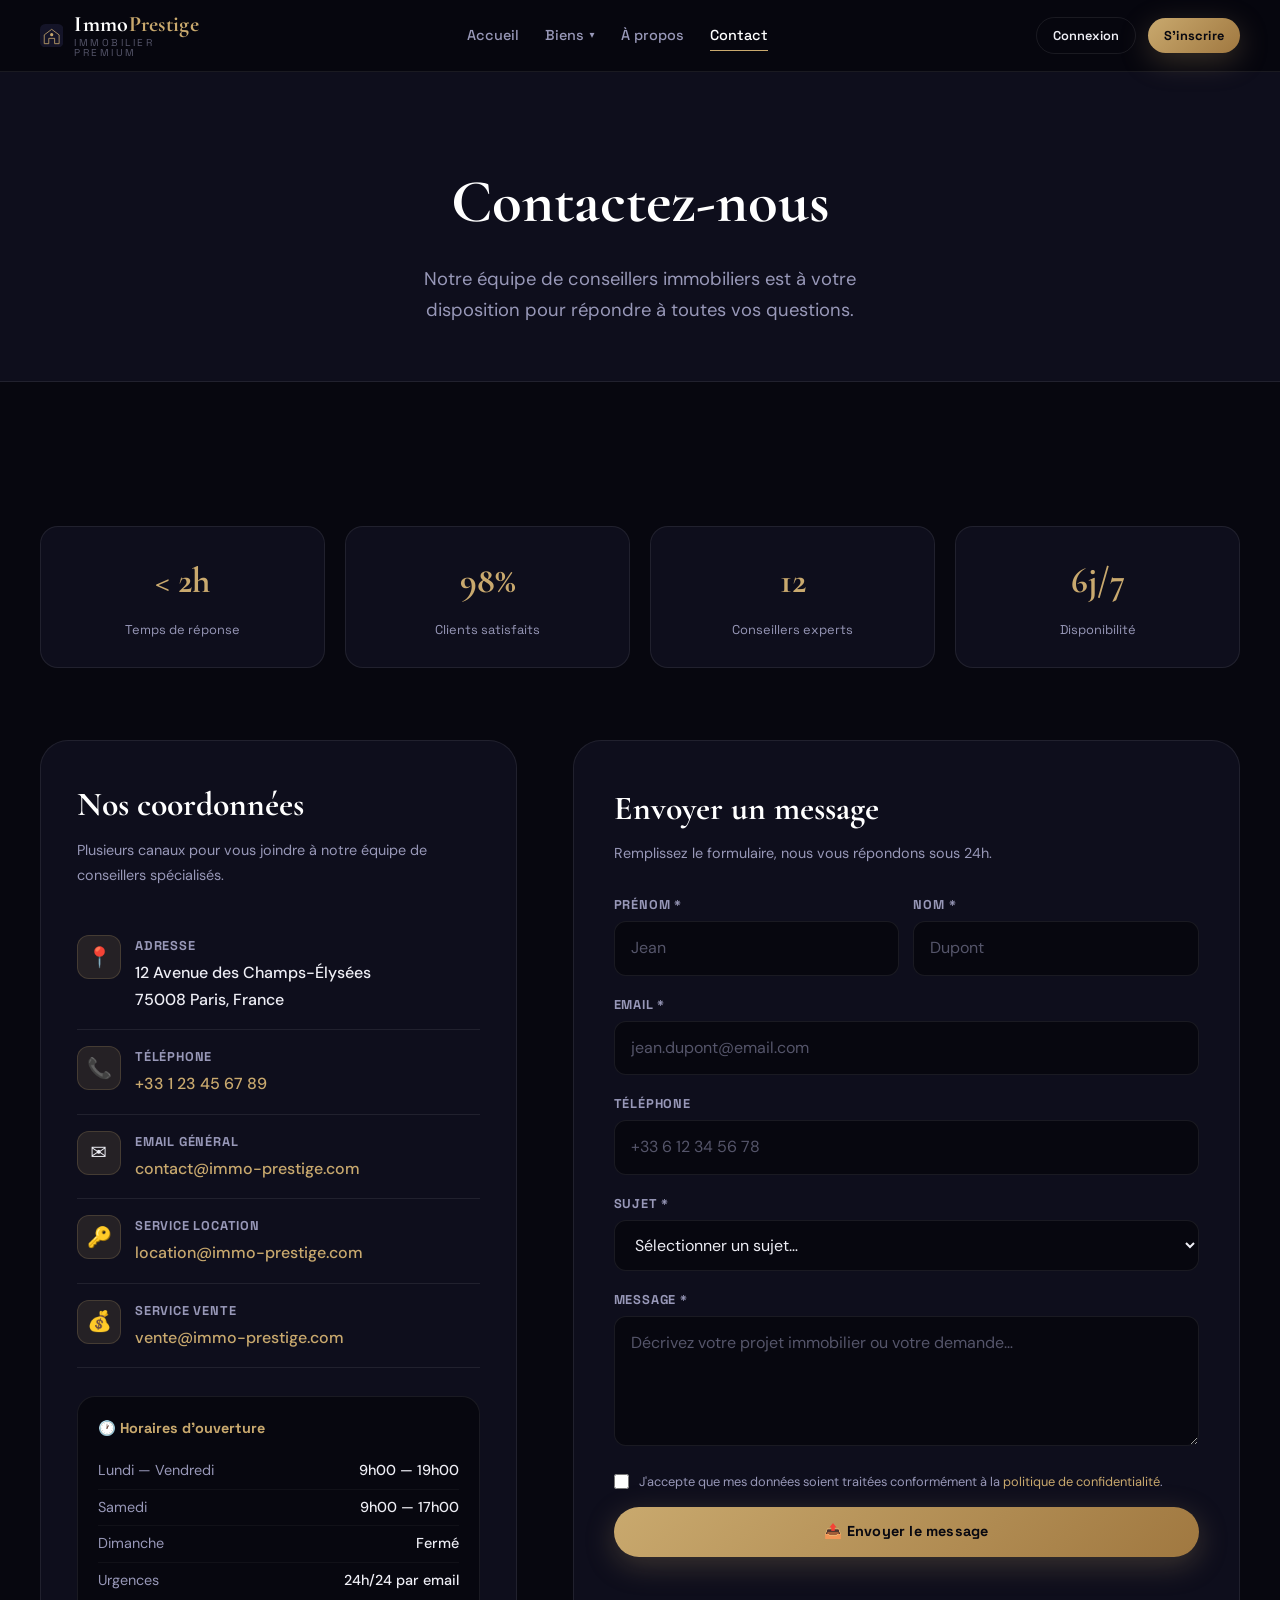
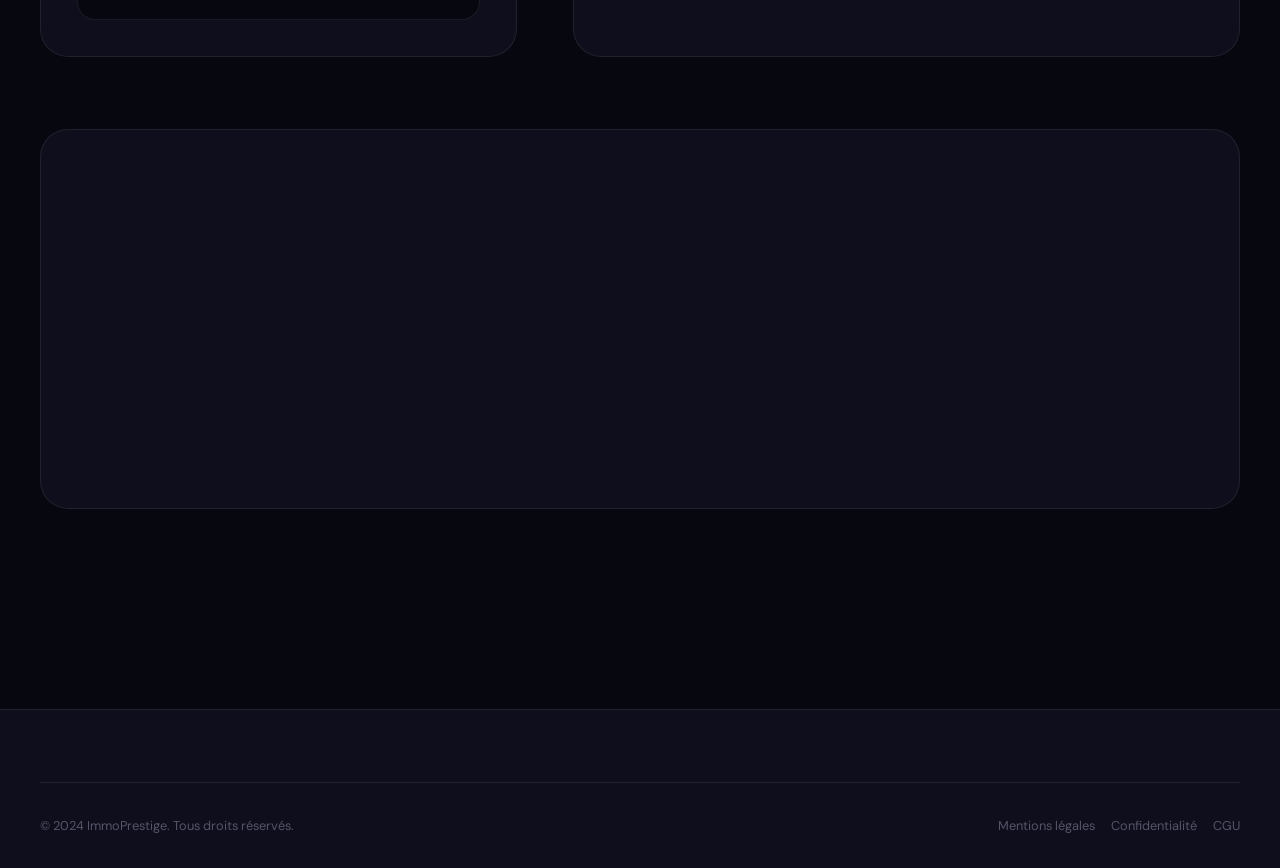
<file: pages/contact.html>
<!DOCTYPE html>
<html lang="fr">
<head>
  <meta charset="UTF-8">
  <meta name="viewport" content="width=device-width, initial-scale=1.0">
  <title>Contact — ImmoPrestige</title>
  <meta name="description" content="Contactez ImmoPrestige — Notre équipe répond sous 24h pour tous vos projets immobiliers.">
  <link rel="stylesheet" href="../assets/css/main.css">
  <style>
    .contact-page { padding: var(--sp-2xl) 0 var(--sp-3xl); }
    .contact-page-hero { background: var(--c-bg-card); border-bottom: 1px solid var(--c-border); padding: clamp(40px,8vw,80px) 0 clamp(32px,6vw,56px); text-align: center; }
    .contact-page-hero h1 { font-family: var(--font-display); font-size: var(--text-4xl); color: var(--c-white); margin-bottom: 12px; }
    .contact-page-hero p { color: var(--c-text-muted); font-size: var(--text-md); max-width: 480px; margin: 0 auto; }

    .contact-layout { display: grid; grid-template-columns: 1fr 1.4fr; gap: clamp(28px,5vw,56px); margin-top: var(--sp-2xl); }

    .contact-info-card {
      background: var(--c-bg-card);
      border: 1px solid var(--c-border);
      border-radius: var(--r-xl);
      padding: clamp(24px,4vw,36px);
    }

    .contact-info-card h2 {
      font-family: var(--font-display);
      font-size: var(--text-2xl);
      color: var(--c-white);
      margin-bottom: 6px;
    }

    .contact-info-card > p { color: var(--c-text-muted); font-size: var(--text-sm); margin-bottom: clamp(20px,4vw,32px); line-height: 1.7; }

    .contact-info-item {
      display: flex;
      align-items: flex-start;
      gap: 14px;
      padding: 16px 0;
      border-bottom: 1px solid var(--c-border);
    }
    .contact-info-item:last-of-type { border-bottom: none; }

    .ci-icon {
      width: 44px; height: 44px;
      background: var(--c-gold-glow);
      border: 1px solid rgba(201,169,110,0.2);
      border-radius: var(--r-md);
      display: flex; align-items: center; justify-content: center;
      font-size: 20px; flex-shrink: 0;
    }

    .ci-label { font-size: var(--text-xs); font-family: var(--font-ui); font-weight: 700; color: var(--c-text-muted); text-transform: uppercase; letter-spacing: 0.8px; margin-bottom: 4px; }
    .ci-value { font-size: var(--text-base); color: var(--c-text); font-weight: 500; }
    .ci-value a { color: var(--c-gold); text-decoration: none; transition: var(--t-fast); }
    .ci-value a:hover { color: var(--c-gold-light); }

    .horaires { margin-top: clamp(20px,4vw,28px); padding: clamp(16px,3vw,20px); background: var(--c-bg); border-radius: var(--r-lg); border: 1px solid var(--c-border); }
    .horaires h4 { font-size: var(--text-sm); font-weight: 700; font-family: var(--font-ui); color: var(--c-gold); margin-bottom: 12px; }
    .horaire-row { display: flex; justify-content: space-between; font-size: var(--text-sm); padding: 6px 0; border-bottom: 1px solid var(--c-border-soft); color: var(--c-text-muted); }
    .horaire-row:last-child { border-bottom: none; }
    .horaire-row span:last-child { color: var(--c-text); font-weight: 500; }

    /* Formulaire */
    .contact-form-card {
      background: var(--c-bg-card);
      border: 1px solid var(--c-border);
      border-radius: var(--r-xl);
      padding: clamp(24px,4vw,40px);
    }

    .contact-form-card h2 { font-family: var(--font-display); font-size: var(--text-2xl); color: var(--c-white); margin-bottom: 6px; }
    .contact-form-card > p { color: var(--c-text-muted); font-size: var(--text-sm); margin-bottom: clamp(20px,4vw,28px); }

    .cf-input {
      width: 100%;
      padding: 13px 16px;
      background: var(--c-bg);
      border: 1px solid var(--c-border);
      border-radius: var(--r-md);
      color: var(--c-text);
      font-size: var(--text-base);
      font-family: var(--font-body);
      outline: none;
      transition: var(--t-base);
      margin-bottom: 14px;
    }

    .cf-input:focus { border-color: var(--c-gold); background: var(--c-bg-elevated); box-shadow: 0 0 0 3px rgba(201,169,110,0.1); }
    .cf-input::placeholder { color: var(--c-text-faint); }
    .cf-input option { background: var(--c-bg-elevated); }
    textarea.cf-input { resize: vertical; min-height: 130px; }

    .cf-row { display: grid; grid-template-columns: 1fr 1fr; gap: 14px; }

    .cf-label { display: block; font-size: var(--text-xs); font-weight: 700; font-family: var(--font-ui); color: var(--c-text-muted); text-transform: uppercase; letter-spacing: 0.8px; margin-bottom: 6px; }

    .cf-group { margin-bottom: 4px; }

    /* Map placeholder */
    .map-placeholder {
      margin-top: var(--sp-2xl);
      background: var(--c-bg-card);
      border: 1px solid var(--c-border);
      border-radius: var(--r-xl);
      height: clamp(240px, 35vw, 380px);
      display: flex;
      align-items: center;
      justify-content: center;
      flex-direction: column;
      gap: 12px;
      font-size: var(--text-md);
      color: var(--c-text-muted);
      overflow: hidden;
      position: relative;
    }

    .map-placeholder iframe {
      position: absolute;
      inset: 0;
      width: 100%;
      height: 100%;
      border: none;
      border-radius: var(--r-xl);
      filter: invert(90%) hue-rotate(180deg);
    }

    /* Stats contact */
    .contact-stats {
      display: grid;
      grid-template-columns: repeat(4, 1fr);
      gap: clamp(12px, 2vw, 20px);
      margin: var(--sp-2xl) 0;
    }

    .contact-stat-card {
      background: var(--c-bg-card);
      border: 1px solid var(--c-border);
      border-radius: var(--r-lg);
      padding: clamp(16px, 3vw, 24px);
      text-align: center;
    }

    .contact-stat-num { font-family: var(--font-display); font-size: clamp(24px,5vw,36px); font-weight: 700; color: var(--c-gold); display: block; margin-bottom: 6px; }
    .contact-stat-label { font-size: var(--text-xs); color: var(--c-text-muted); font-family: var(--font-ui); }

    @media (max-width: 900px) { .contact-layout { grid-template-columns: 1fr; } }
    @media (max-width: 600px) { .cf-row { grid-template-columns: 1fr; } .contact-stats { grid-template-columns: repeat(2, 1fr); } }
    @media (max-width: 400px) { .contact-stats { grid-template-columns: 1fr 1fr; } }
  </style>
</head>
<body>

<div id="page-loader"><div class="loader-logo">ImmoPrestige</div><div class="loader-ring"></div></div>

<nav class="mobile-nav" id="mobileNav">
  <a href="../index.html" class="mobile-nav-link">Accueil</a>
  <a href="biens.html"    class="mobile-nav-link">Biens</a>
  <a href="location.html" class="mobile-nav-link">Locations</a>
  <a href="vente.html"    class="mobile-nav-link">Ventes</a>
  <a href="a-propos.html" class="mobile-nav-link">À propos</a>
  <a href="contact.html"  class="mobile-nav-link active">Contact</a>
  <div class="mobile-nav-divider"></div>
  <div class="mobile-nav-actions">
    <a href="login.html"    class="btn-secondary">Connexion</a>
    <a href="register.html" class="btn-primary">S'inscrire</a>
  </div>
</nav>

<header class="site-header" id="siteHeader">
  <div class="header-inner">
    <a href="../index.html" class="logo">
      <svg class="logo-svg" viewBox="0 0 44 44" fill="none">
        <rect width="44" height="44" rx="10" fill="url(#lgc)"/>
        <path d="M22 10L8 20.5V37H16.5V27H27.5V37H36V20.5L22 10Z" stroke="#C9A96E" stroke-width="1.5" stroke-linejoin="round"/>
        <circle cx="22" cy="20" r="3" fill="#C9A96E"/>
        <defs><linearGradient id="lgc" x1="0" y1="0" x2="44" y2="44"><stop stop-color="#141428"/><stop offset="1" stop-color="#0f0f1e"/></linearGradient></defs>
      </svg>
      <div class="logo-text-wrap">
        <span class="logo-name">Immo<span>Prestige</span></span>
        <span class="logo-tagline">Immobilier Premium</span>
      </div>
    </a>
    <nav class="nav-links">
      <a href="../index.html" class="nav-link">Accueil</a>
      <div class="nav-dropdown">
        <div class="nav-dropdown-trigger nav-link">Biens <span class="chevron">▾</span></div>
        <div class="nav-dropdown-menu">
          <a href="biens.html"    class="nav-dropdown-item"><span class="item-icon">🏠</span> Tous les biens</a>
          <a href="location.html" class="nav-dropdown-item"><span class="item-icon">🔑</span> À louer</a>
          <a href="vente.html"    class="nav-dropdown-item"><span class="item-icon">💰</span> À vendre</a>
          <a href="properties.html?type=colocation" class="nav-dropdown-item"><span class="item-icon">👥</span> Colocations</a>
        </div>
      </div>
      <a href="a-propos.html" class="nav-link">À propos</a>
      <a href="contact.html"  class="nav-link active">Contact</a>
    </nav>
    <div class="header-actions">
      <a href="login.html"    class="btn-secondary btn-sm">Connexion</a>
      <a href="register.html" class="btn-primary btn-sm">S'inscrire</a>
    </div>
    <button class="hamburger" id="hamburger"><span class="ham-line"></span><span class="ham-line"></span><span class="ham-line"></span></button>
  </div>
</header>

<div class="contact-page-hero">
  <div class="container">
    <h1>Contactez-nous</h1>
    <p>Notre équipe de conseillers immobiliers est à votre disposition pour répondre à toutes vos questions.</p>
  </div>
</div>

<main class="contact-page">
  <div class="container">

    <!-- Stats -->
    <div class="contact-stats anim-on-scroll">
      <div class="contact-stat-card"><span class="contact-stat-num">&lt; 2h</span><span class="contact-stat-label">Temps de réponse</span></div>
      <div class="contact-stat-card"><span class="contact-stat-num">98%</span><span class="contact-stat-label">Clients satisfaits</span></div>
      <div class="contact-stat-card"><span class="contact-stat-num">12</span><span class="contact-stat-label">Conseillers experts</span></div>
      <div class="contact-stat-card"><span class="contact-stat-num">6j/7</span><span class="contact-stat-label">Disponibilité</span></div>
    </div>

    <!-- Layout contact -->
    <div class="contact-layout">

      <!-- Infos -->
      <div class="contact-info-card anim-on-scroll">
        <h2>Nos coordonnées</h2>
        <p>Plusieurs canaux pour vous joindre à notre équipe de conseillers spécialisés.</p>

        <div class="contact-info-item">
          <div class="ci-icon">📍</div>
          <div>
            <div class="ci-label">Adresse</div>
            <div class="ci-value">12 Avenue des Champs-Élysées<br>75008 Paris, France</div>
          </div>
        </div>

        <div class="contact-info-item">
          <div class="ci-icon">📞</div>
          <div>
            <div class="ci-label">Téléphone</div>
            <div class="ci-value"><a href="tel:+33123456789">+33 1 23 45 67 89</a></div>
          </div>
        </div>

        <div class="contact-info-item">
          <div class="ci-icon">✉️</div>
          <div>
            <div class="ci-label">Email général</div>
            <div class="ci-value"><a href="mailto:contact@immo-prestige.com">contact@immo-prestige.com</a></div>
          </div>
        </div>

        <div class="contact-info-item">
          <div class="ci-icon">🔑</div>
          <div>
            <div class="ci-label">Service location</div>
            <div class="ci-value"><a href="mailto:location@immo-prestige.com">location@immo-prestige.com</a></div>
          </div>
        </div>

        <div class="contact-info-item">
          <div class="ci-icon">💰</div>
          <div>
            <div class="ci-label">Service vente</div>
            <div class="ci-value"><a href="mailto:vente@immo-prestige.com">vente@immo-prestige.com</a></div>
          </div>
        </div>

        <div class="horaires">
          <h4>🕐 Horaires d'ouverture</h4>
          <div class="horaire-row"><span>Lundi — Vendredi</span><span>9h00 — 19h00</span></div>
          <div class="horaire-row"><span>Samedi</span><span>9h00 — 17h00</span></div>
          <div class="horaire-row"><span>Dimanche</span><span>Fermé</span></div>
          <div class="horaire-row"><span>Urgences</span><span>24h/24 par email</span></div>
        </div>
      </div>

      <!-- Formulaire -->
      <div class="contact-form-card anim-on-scroll">
        <h2>Envoyer un message</h2>
        <p>Remplissez le formulaire, nous vous répondons sous 24h.</p>

        <form id="contactForm" novalidate>
          <div class="cf-row">
            <div class="cf-group">
              <label class="cf-label" for="cf-prenom">Prénom *</label>
              <input class="cf-input" type="text" id="cf-prenom" placeholder="Jean" required>
            </div>
            <div class="cf-group">
              <label class="cf-label" for="cf-nom">Nom *</label>
              <input class="cf-input" type="text" id="cf-nom" placeholder="Dupont" required>
            </div>
          </div>

          <div class="cf-group">
            <label class="cf-label" for="cf-email">Email *</label>
            <input class="cf-input" type="email" id="cf-email" placeholder="jean.dupont@email.com" required>
          </div>

          <div class="cf-group">
            <label class="cf-label" for="cf-phone">Téléphone</label>
            <input class="cf-input" type="tel" id="cf-phone" placeholder="+33 6 12 34 56 78">
          </div>

          <div class="cf-group">
            <label class="cf-label" for="cf-sujet">Sujet *</label>
            <select class="cf-input" id="cf-sujet" required>
              <option value="">Sélectionner un sujet…</option>
              <option>Renseignement location</option>
              <option>Renseignement achat</option>
              <option>Mettre un bien en location</option>
              <option>Mettre un bien en vente</option>
              <option>Suivi de dossier</option>
              <option>Problème technique</option>
              <option>Autre</option>
            </select>
          </div>

          <div class="cf-group">
            <label class="cf-label" for="cf-message">Message *</label>
            <textarea class="cf-input" id="cf-message" placeholder="Décrivez votre projet immobilier ou votre demande…" required></textarea>
          </div>

          <div style="margin-bottom: 16px;">
            <label style="display:flex; align-items:flex-start; gap:10px; cursor:pointer; font-size:var(--text-xs); color:var(--c-text-muted); line-height:1.5;">
              <input type="checkbox" id="cf-rgpd" style="accent-color:var(--c-gold); width:15px; height:15px; flex-shrink:0; margin-top:2px;" required>
              <span>J'accepte que mes données soient traitées conformément à la <a href="confidentialite.html" style="color:var(--c-gold);">politique de confidentialité</a>.</span>
            </label>
          </div>

          <div class="alert-message" id="formAlert" style="display:none;"></div>

          <button type="submit" class="btn-primary btn-full" id="cfSubmit">
            <span class="btn-text">📤 Envoyer le message</span>
            <span class="btn-loader" style="display:none;">⏳</span>
          </button>
        </form>
      </div>
    </div>

    <!-- Carte Google Maps -->
    <div class="map-placeholder anim-on-scroll">
      <iframe
        src="https://www.openstreetmap.org/export/embed.html?bbox=2.2945%2C48.8698%2C2.3145%2C48.8798&layer=mapnik&marker=48.8748%2C2.3045"
        loading="lazy" title="Localisation ImmoPrestige">
      </iframe>
    </div>

  </div>
</main>

<footer class="site-footer">
  <div class="container">
    <div class="footer-bottom">
      <p>© 2024 ImmoPrestige. Tous droits réservés.</p>
      <div style="display:flex; gap:16px; flex-wrap:wrap;">
        <a href="mentions-legales.html">Mentions légales</a>
        <a href="confidentialite.html">Confidentialité</a>
        <a href="cgu.html">CGU</a>
      </div>
    </div>
  </div>
</footer>

<script src="../assets/js/loader.js"></script>
<script>
  document.getElementById('contactForm').addEventListener('submit', async e => {
    e.preventDefault();
    const prenom  = document.getElementById('cf-prenom').value.trim();
    const nom     = document.getElementById('cf-nom').value.trim();
    const email   = document.getElementById('cf-email').value.trim();
    const sujet   = document.getElementById('cf-sujet').value;
    const message = document.getElementById('cf-message').value.trim();
    const rgpd    = document.getElementById('cf-rgpd').checked;
    const alert   = document.getElementById('formAlert');

    if (!prenom || !nom || !email || !sujet || !message || !rgpd) {
      alert.textContent = '⚠️ Veuillez remplir tous les champs obligatoires.';
      alert.className = 'alert-message alert-error';
      alert.style.display = 'block';
      return;
    }

    const btn = document.getElementById('cfSubmit');
    btn.disabled = true;
    document.querySelector('.btn-text').style.display = 'none';
    document.querySelector('.btn-loader').style.display = 'inline';

    // Simulation envoi (remplacer par appel API réel)
    await new Promise(r => setTimeout(r, 1200));

    alert.textContent = '✅ Message envoyé ! Nous vous répondrons sous 24h.';
    alert.className = 'alert-message alert-success';
    alert.style.display = 'block';
    document.getElementById('contactForm').reset();

    btn.disabled = false;
    document.querySelector('.btn-text').style.display = 'inline';
    document.querySelector('.btn-loader').style.display = 'none';
  });
</script>
</body>
</html>
</file>
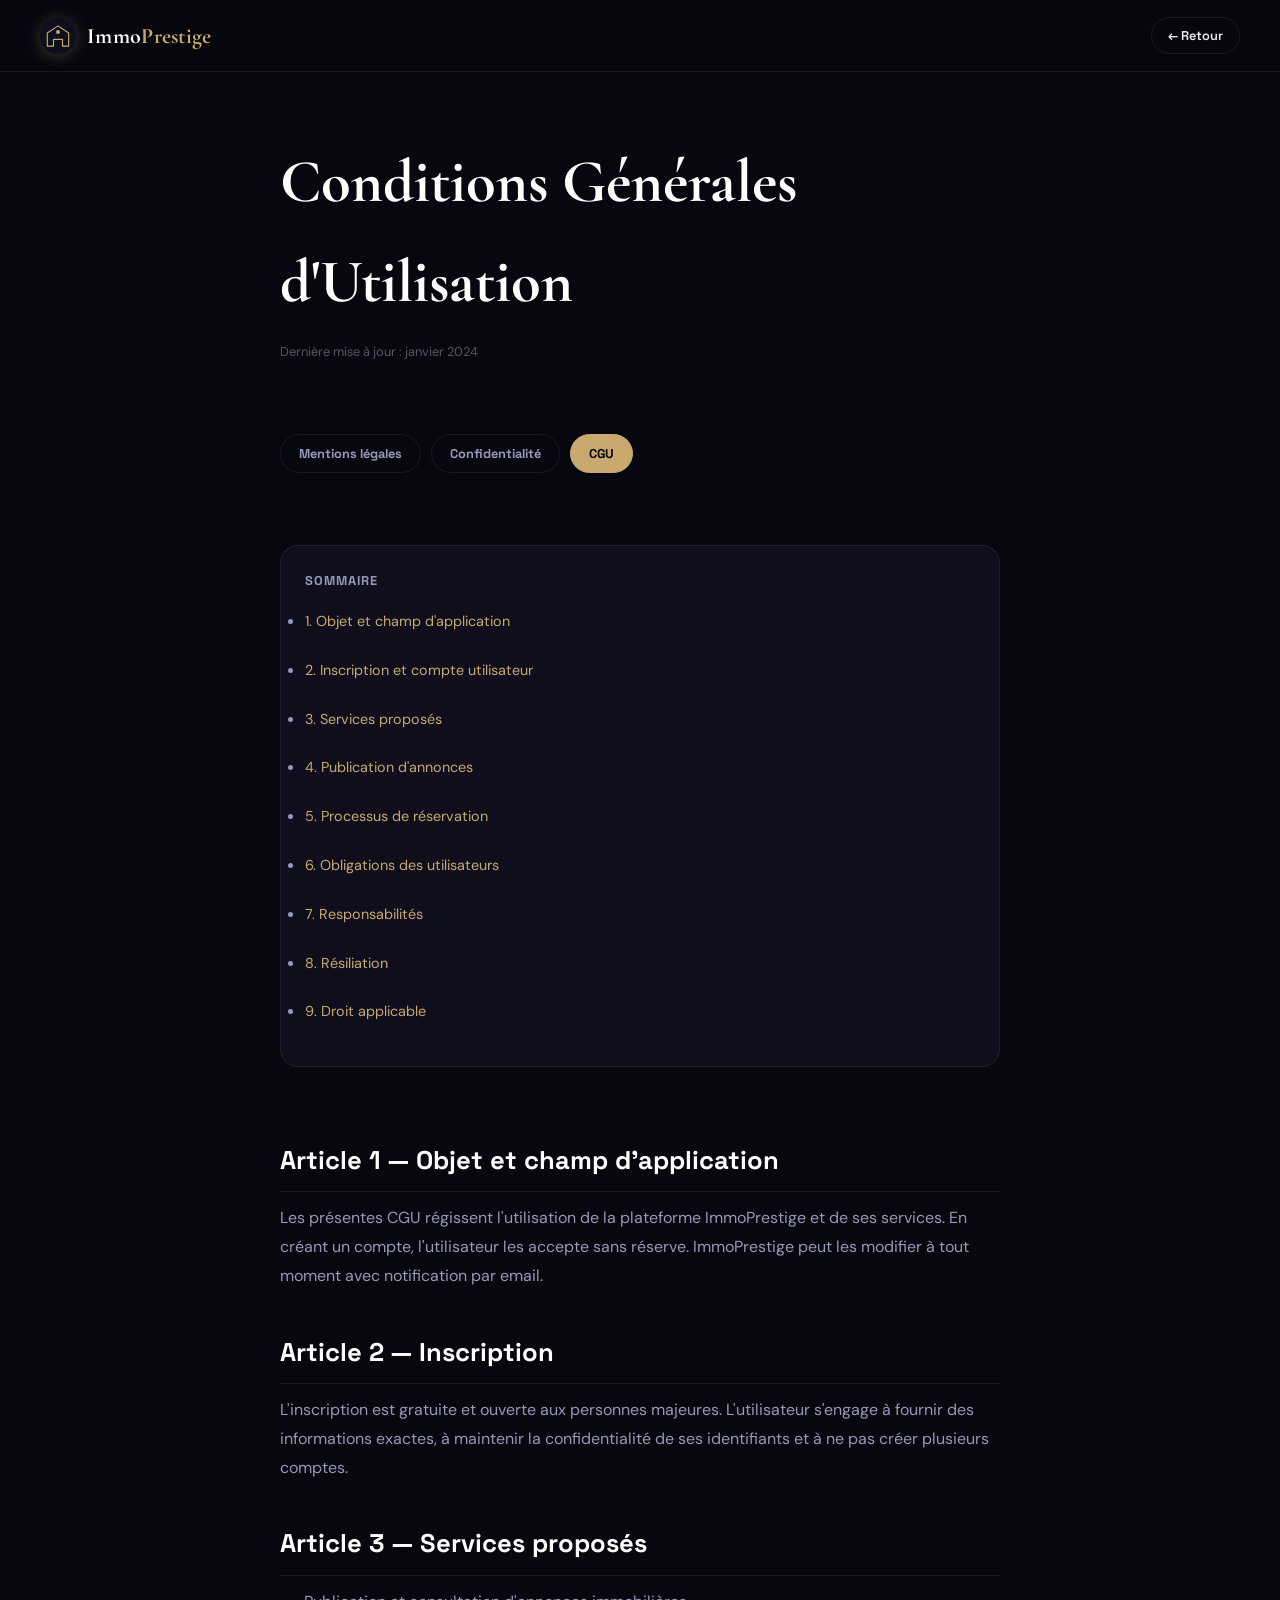
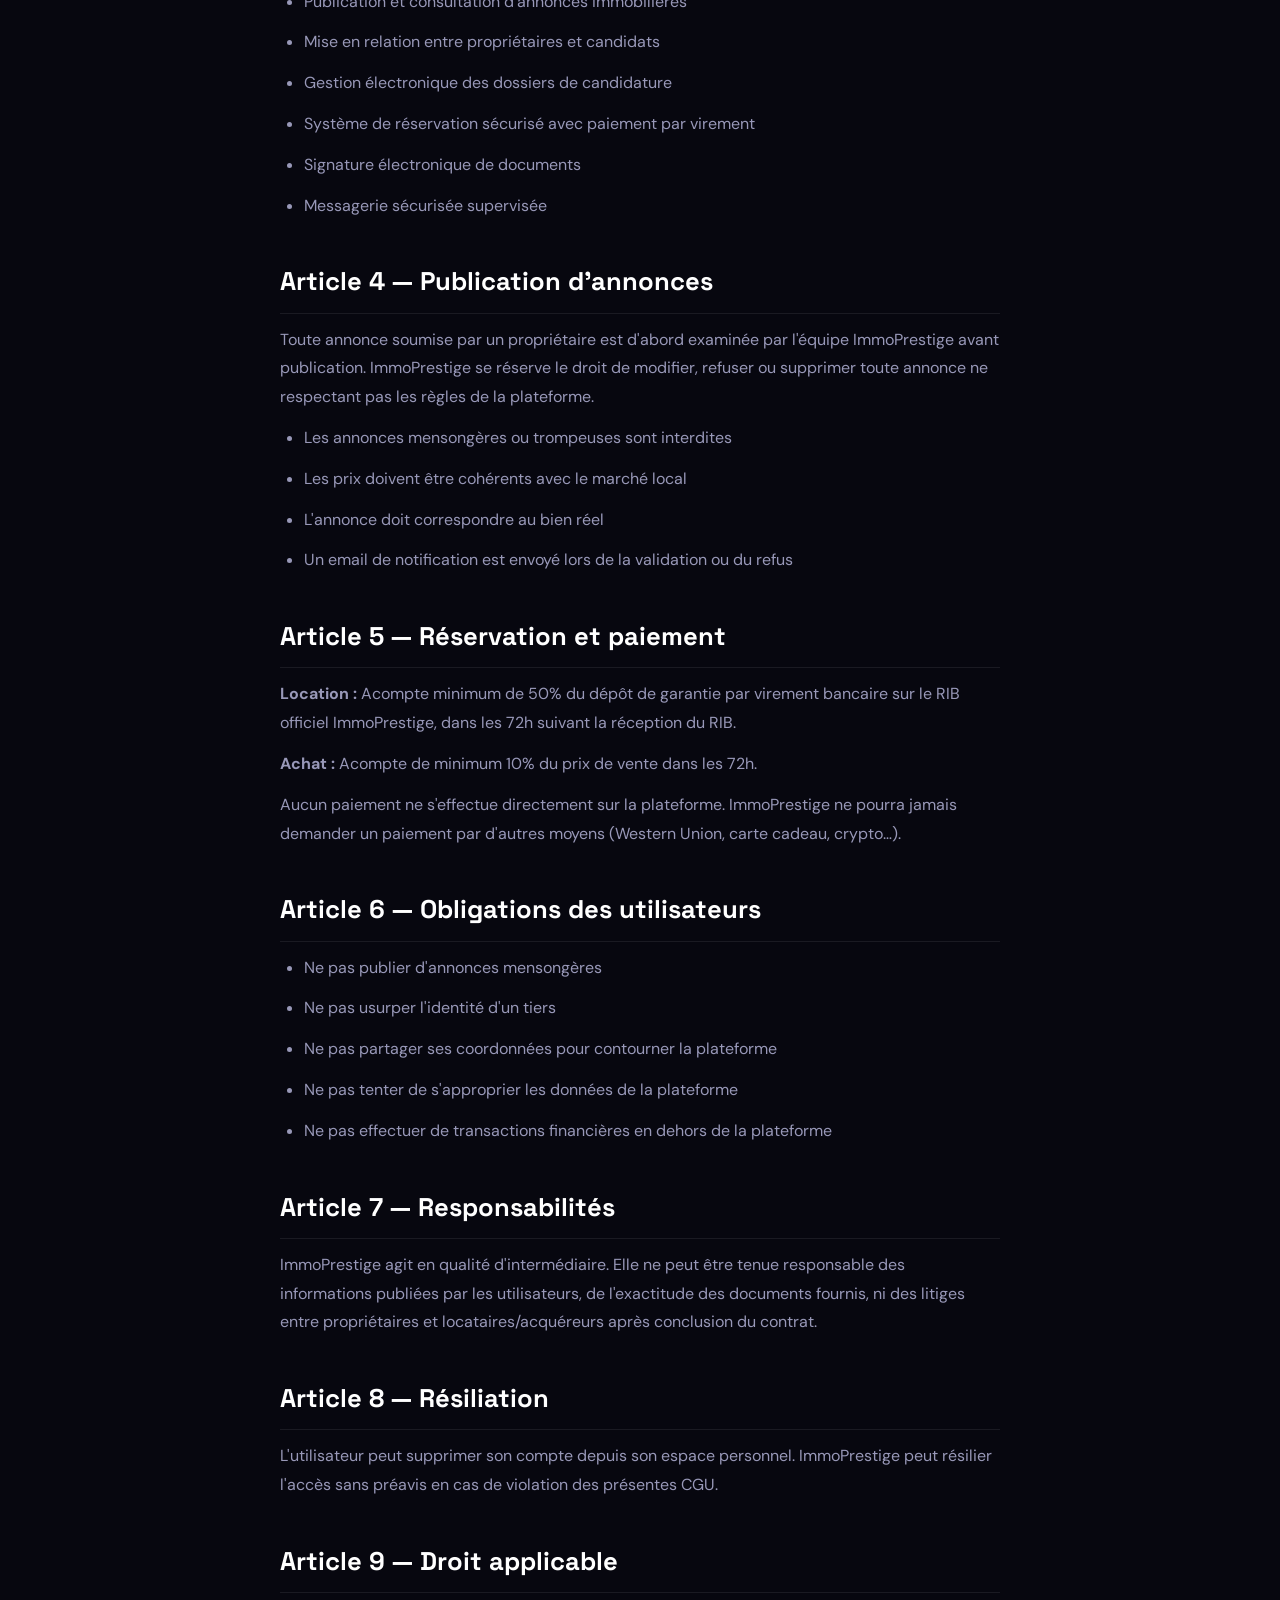
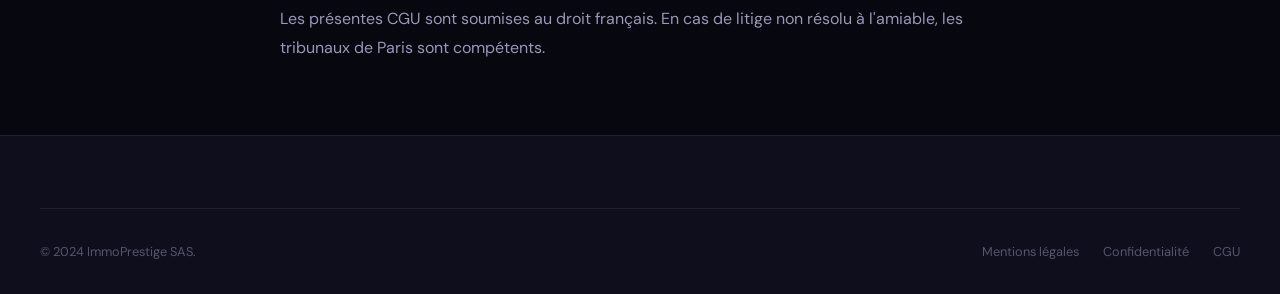
<file: pages/legal/cgu.html>
<!DOCTYPE html>
<html lang="fr">
<head>
  <meta charset="UTF-8">
  <meta name="viewport" content="width=device-width, initial-scale=1.0">
  <title>CGU — ImmoPrestige</title>
  <meta name="robots" content="noindex">
  <link rel="stylesheet" href="../../assets/css/main.css">
  <style>
    .legal-page { max-width:800px; margin:0 auto; padding:clamp(32px,6vw,60px) var(--pad-x); }
    .legal-page h1 { font-family:var(--font-display); font-size:var(--text-4xl); color:var(--c-white); margin-bottom:8px; }
    .legal-updated { font-size:var(--text-xs); color:var(--c-text-faint); margin-bottom:var(--sp-2xl); display:block; }
    .legal-page h2 { font-family:var(--font-ui); font-size:var(--text-xl); font-weight:700; color:var(--c-white); margin:clamp(24px,5vw,40px) 0 12px; padding-bottom:10px; border-bottom:1px solid var(--c-border); }
    .legal-page p, .legal-page li { font-size:var(--text-base); color:var(--c-text-muted); line-height:1.8; margin-bottom:12px; }
    .legal-page ul { padding-left:24px; } .legal-page ul li { list-style:disc; }
    .legal-page a { color:var(--c-gold); }
    .toc { background:var(--c-bg-card); border:1px solid var(--c-border); border-radius:var(--r-lg); padding:clamp(16px,3vw,24px); margin-bottom:var(--sp-2xl); }
    .toc h3 { font-size:var(--text-xs); font-weight:700; font-family:var(--font-ui); text-transform:uppercase; letter-spacing:1px; color:var(--c-text-muted); margin-bottom:12px; }
    .toc ul { padding-left:0; list-style:none; } .toc ul li { padding:4px 0; }
    .toc ul li a { font-size:var(--text-sm); color:var(--c-gold); }
    .legal-nav { display:flex; gap:10px; flex-wrap:wrap; margin-bottom:var(--sp-2xl); }
    .legal-nav a { padding:8px 18px; border:1px solid var(--c-border); border-radius:var(--r-full); font-size:var(--text-xs); font-weight:700; font-family:var(--font-ui); color:var(--c-text-muted); transition:var(--t-base); text-decoration:none; }
    .legal-nav a:hover, .legal-nav a.active { background:var(--c-gold); color:#080810; border-color:var(--c-gold); }
  </style>
</head>
<body>
<div id="page-loader"><div class="loader-ring"></div></div>
<header class="site-header" id="siteHeader">
  <div class="header-inner">
    <a href="../../index.html" class="logo">
      <svg class="logo-circle" viewBox="0 0 64 64" fill="none" style="width:36px;height:36px;">
        <circle cx="32" cy="32" r="32" fill="#0e0e1c"/>
        <path d="M32 14L13 26.5V50H24V38H40V50H51V26.5L32 14Z" fill="none" stroke="#c9a96e" stroke-width="2" stroke-linejoin="round"/>
        <circle cx="32" cy="25" r="3.5" fill="#c9a96e"/>
      </svg>
      <div class="logo-text-wrap"><span class="logo-name">Immo<span>Prestige</span></span></div>
    </a>
    <div style="margin-left:auto;"><a href="../../index.html" class="btn-secondary btn-sm">← Retour</a></div>
  </div>
</header>

<main>
  <div class="legal-page">
    <h1>Conditions Générales d'Utilisation</h1>
    <span class="legal-updated">Dernière mise à jour : janvier 2024</span>

    <div class="legal-nav">
      <a href="mentions-legales.html">Mentions légales</a>
      <a href="confidentialite.html">Confidentialité</a>
      <a href="cgu.html" class="active">CGU</a>
    </div>

    <div class="toc">
      <h3>Sommaire</h3>
      <ul>
        <li><a href="#art1">1. Objet et champ d'application</a></li>
        <li><a href="#art2">2. Inscription et compte utilisateur</a></li>
        <li><a href="#art3">3. Services proposés</a></li>
        <li><a href="#art4">4. Publication d'annonces</a></li>
        <li><a href="#art5">5. Processus de réservation</a></li>
        <li><a href="#art6">6. Obligations des utilisateurs</a></li>
        <li><a href="#art7">7. Responsabilités</a></li>
        <li><a href="#art8">8. Résiliation</a></li>
        <li><a href="#art9">9. Droit applicable</a></li>
      </ul>
    </div>

    <h2 id="art1">Article 1 — Objet et champ d'application</h2>
    <p>Les présentes CGU régissent l'utilisation de la plateforme ImmoPrestige et de ses services. En créant un compte, l'utilisateur les accepte sans réserve. ImmoPrestige peut les modifier à tout moment avec notification par email.</p>

    <h2 id="art2">Article 2 — Inscription</h2>
    <p>L'inscription est gratuite et ouverte aux personnes majeures. L'utilisateur s'engage à fournir des informations exactes, à maintenir la confidentialité de ses identifiants et à ne pas créer plusieurs comptes.</p>

    <h2 id="art3">Article 3 — Services proposés</h2>
    <ul>
      <li>Publication et consultation d'annonces immobilières</li>
      <li>Mise en relation entre propriétaires et candidats</li>
      <li>Gestion électronique des dossiers de candidature</li>
      <li>Système de réservation sécurisé avec paiement par virement</li>
      <li>Signature électronique de documents</li>
      <li>Messagerie sécurisée supervisée</li>
    </ul>

    <h2 id="art4">Article 4 — Publication d'annonces</h2>
    <p>Toute annonce soumise par un propriétaire est d'abord examinée par l'équipe ImmoPrestige avant publication. ImmoPrestige se réserve le droit de modifier, refuser ou supprimer toute annonce ne respectant pas les règles de la plateforme.</p>
    <ul>
      <li>Les annonces mensongères ou trompeuses sont interdites</li>
      <li>Les prix doivent être cohérents avec le marché local</li>
      <li>L'annonce doit correspondre au bien réel</li>
      <li>Un email de notification est envoyé lors de la validation ou du refus</li>
    </ul>

    <h2 id="art5">Article 5 — Réservation et paiement</h2>
    <p><strong>Location :</strong> Acompte minimum de 50% du dépôt de garantie par virement bancaire sur le RIB officiel ImmoPrestige, dans les 72h suivant la réception du RIB.</p>
    <p><strong>Achat :</strong> Acompte de minimum 10% du prix de vente dans les 72h.</p>
    <p>Aucun paiement ne s'effectue directement sur la plateforme. ImmoPrestige ne pourra jamais demander un paiement par d'autres moyens (Western Union, carte cadeau, crypto…).</p>

    <h2 id="art6">Article 6 — Obligations des utilisateurs</h2>
    <ul>
      <li>Ne pas publier d'annonces mensongères</li>
      <li>Ne pas usurper l'identité d'un tiers</li>
      <li>Ne pas partager ses coordonnées pour contourner la plateforme</li>
      <li>Ne pas tenter de s'approprier les données de la plateforme</li>
      <li>Ne pas effectuer de transactions financières en dehors de la plateforme</li>
    </ul>

    <h2 id="art7">Article 7 — Responsabilités</h2>
    <p>ImmoPrestige agit en qualité d'intermédiaire. Elle ne peut être tenue responsable des informations publiées par les utilisateurs, de l'exactitude des documents fournis, ni des litiges entre propriétaires et locataires/acquéreurs après conclusion du contrat.</p>

    <h2 id="art8">Article 8 — Résiliation</h2>
    <p>L'utilisateur peut supprimer son compte depuis son espace personnel. ImmoPrestige peut résilier l'accès sans préavis en cas de violation des présentes CGU.</p>

    <h2 id="art9">Article 9 — Droit applicable</h2>
    <p>Les présentes CGU sont soumises au droit français. En cas de litige non résolu à l'amiable, les tribunaux de Paris sont compétents.</p>
  </div>
</main>

<footer class="site-footer" style="margin-top:0;">
  <div class="container"><div class="footer-bottom"><p>© 2024 ImmoPrestige SAS.</p><div class="footer-bottom-links"><a href="mentions-legales.html">Mentions légales</a><a href="confidentialite.html">Confidentialité</a><a href="cgu.html">CGU</a></div></div></div>
</footer>
<script src="../../assets/js/loader.js"></script>
</body>
</html>
</file>
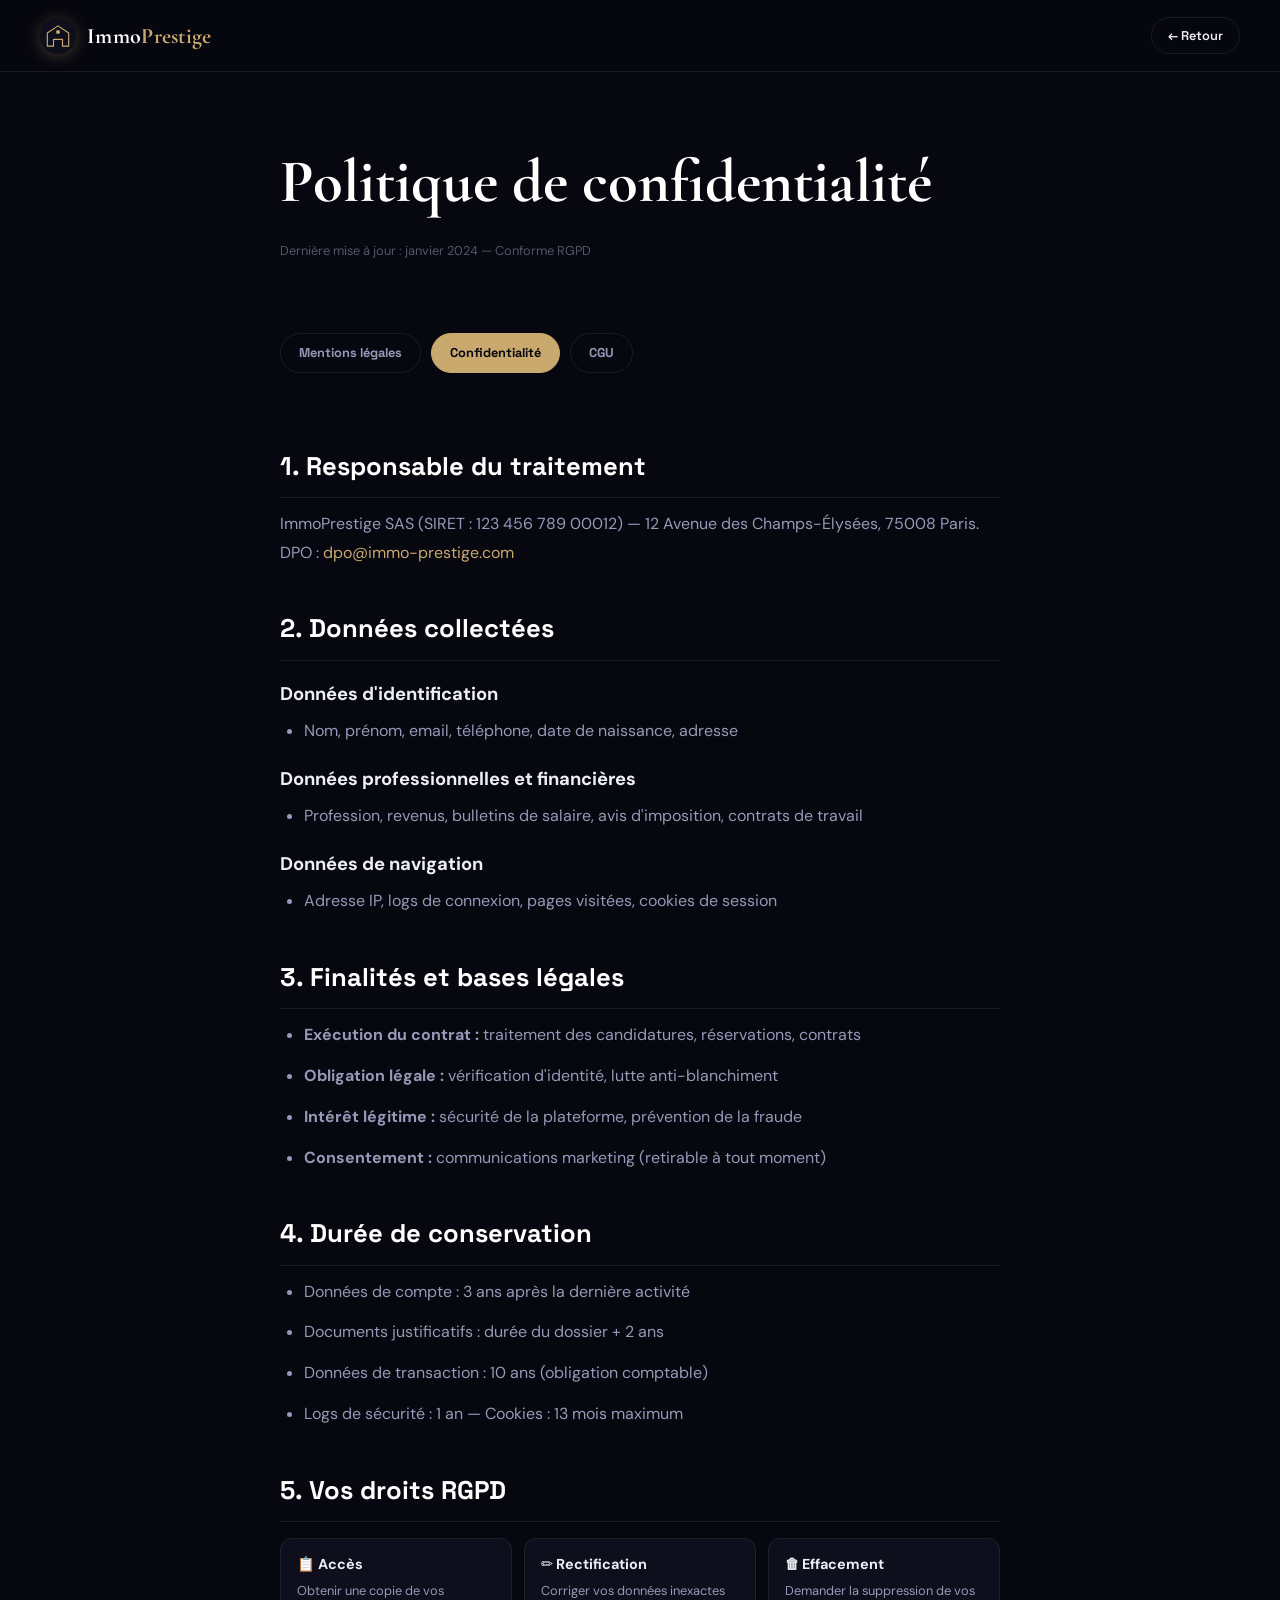
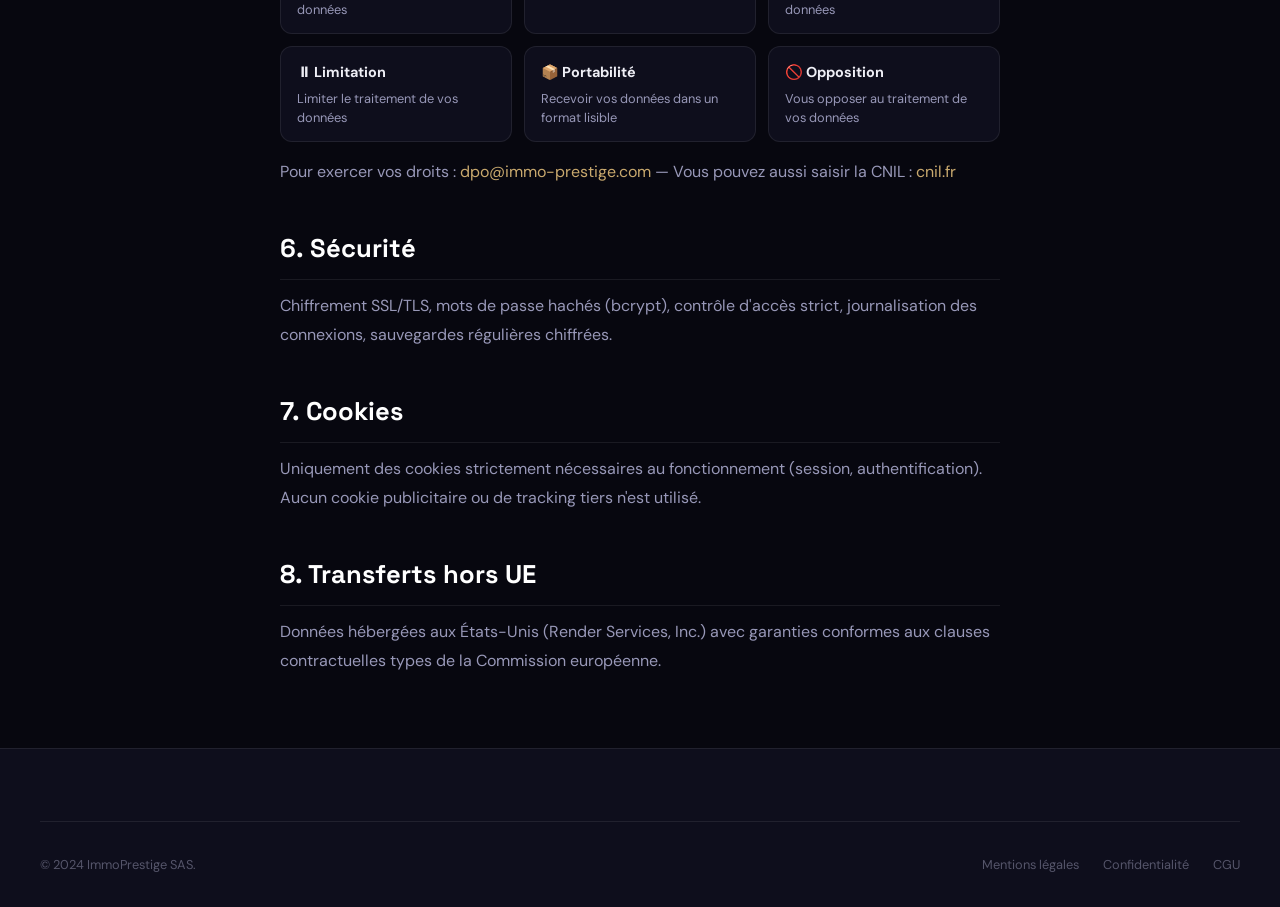
<file: pages/legal/confidentialite.html>
<!DOCTYPE html>
<html lang="fr">
<head>
  <meta charset="UTF-8">
  <meta name="viewport" content="width=device-width, initial-scale=1.0">
  <title>Politique de confidentialité — ImmoPrestige</title>
  <meta name="robots" content="noindex">
  <link rel="stylesheet" href="../../assets/css/main.css">
  <style>
    .legal-page { max-width:800px; margin:0 auto; padding:clamp(32px,6vw,60px) var(--pad-x); }
    .legal-page h1 { font-family:var(--font-display); font-size:var(--text-4xl); color:var(--c-white); margin-bottom:8px; }
    .legal-updated { font-size:var(--text-xs); color:var(--c-text-faint); margin-bottom:var(--sp-2xl); display:block; }
    .legal-page h2 { font-family:var(--font-ui); font-size:var(--text-xl); font-weight:700; color:var(--c-white); margin:clamp(24px,5vw,40px) 0 12px; padding-bottom:10px; border-bottom:1px solid var(--c-border); }
    .legal-page h3 { font-size:var(--text-md); font-weight:700; color:var(--c-text); margin:18px 0 8px; }
    .legal-page p, .legal-page li { font-size:var(--text-base); color:var(--c-text-muted); line-height:1.8; margin-bottom:12px; }
    .legal-page ul { padding-left:24px; } .legal-page ul li { list-style:disc; }
    .legal-page a { color:var(--c-gold); } .legal-page a:hover { color:var(--c-gold-light); }
    .rights-grid { display:grid; grid-template-columns:repeat(auto-fill,minmax(200px,1fr)); gap:12px; margin:16px 0; }
    .right-card { background:var(--c-bg-card); border:1px solid var(--c-border); border-radius:var(--r-md); padding:14px 16px; }
    .right-card strong { font-size:var(--text-sm); color:var(--c-text); display:block; margin-bottom:4px; }
    .right-card p { font-size:var(--text-xs); color:var(--c-text-muted); margin:0; line-height:1.5; }
    .legal-nav { display:flex; gap:10px; flex-wrap:wrap; margin-bottom:var(--sp-2xl); }
    .legal-nav a { padding:8px 18px; border:1px solid var(--c-border); border-radius:var(--r-full); font-size:var(--text-xs); font-weight:700; font-family:var(--font-ui); color:var(--c-text-muted); transition:var(--t-base); text-decoration:none; }
    .legal-nav a:hover, .legal-nav a.active { background:var(--c-gold); color:#080810; border-color:var(--c-gold); }
  </style>
</head>
<body>

<div id="page-loader"><div class="loader-ring"></div></div>

<header class="site-header" id="siteHeader">
  <div class="header-inner">
    <a href="../../index.html" class="logo">
      <svg class="logo-circle" viewBox="0 0 64 64" fill="none" style="width:36px;height:36px;">
        <circle cx="32" cy="32" r="32" fill="#0e0e1c"/>
        <path d="M32 14L13 26.5V50H24V38H40V50H51V26.5L32 14Z" fill="none" stroke="#c9a96e" stroke-width="2" stroke-linejoin="round"/>
        <circle cx="32" cy="25" r="3.5" fill="#c9a96e"/>
      </svg>
      <div class="logo-text-wrap"><span class="logo-name">Immo<span>Prestige</span></span></div>
    </a>
    <div style="margin-left:auto;"><a href="../../index.html" class="btn-secondary btn-sm">← Retour</a></div>
  </div>
</header>

<main>
  <div class="legal-page">
    <h1>Politique de confidentialité</h1>
    <span class="legal-updated">Dernière mise à jour : janvier 2024 — Conforme RGPD</span>

    <div class="legal-nav">
      <a href="mentions-legales.html">Mentions légales</a>
      <a href="confidentialite.html" class="active">Confidentialité</a>
      <a href="cgu.html">CGU</a>
    </div>

    <h2>1. Responsable du traitement</h2>
    <p>ImmoPrestige SAS (SIRET : 123 456 789 00012) — 12 Avenue des Champs-Élysées, 75008 Paris. DPO : <a href="mailto:dpo@immo-prestige.com">dpo@immo-prestige.com</a></p>

    <h2>2. Données collectées</h2>
    <h3>Données d'identification</h3>
    <ul><li>Nom, prénom, email, téléphone, date de naissance, adresse</li></ul>
    <h3>Données professionnelles et financières</h3>
    <ul><li>Profession, revenus, bulletins de salaire, avis d'imposition, contrats de travail</li></ul>
    <h3>Données de navigation</h3>
    <ul><li>Adresse IP, logs de connexion, pages visitées, cookies de session</li></ul>

    <h2>3. Finalités et bases légales</h2>
    <ul>
      <li><strong>Exécution du contrat :</strong> traitement des candidatures, réservations, contrats</li>
      <li><strong>Obligation légale :</strong> vérification d'identité, lutte anti-blanchiment</li>
      <li><strong>Intérêt légitime :</strong> sécurité de la plateforme, prévention de la fraude</li>
      <li><strong>Consentement :</strong> communications marketing (retirable à tout moment)</li>
    </ul>

    <h2>4. Durée de conservation</h2>
    <ul>
      <li>Données de compte : 3 ans après la dernière activité</li>
      <li>Documents justificatifs : durée du dossier + 2 ans</li>
      <li>Données de transaction : 10 ans (obligation comptable)</li>
      <li>Logs de sécurité : 1 an — Cookies : 13 mois maximum</li>
    </ul>

    <h2>5. Vos droits RGPD</h2>
    <div class="rights-grid">
      <div class="right-card"><strong>📋 Accès</strong><p>Obtenir une copie de vos données</p></div>
      <div class="right-card"><strong>✏️ Rectification</strong><p>Corriger vos données inexactes</p></div>
      <div class="right-card"><strong>🗑 Effacement</strong><p>Demander la suppression de vos données</p></div>
      <div class="right-card"><strong>⏸ Limitation</strong><p>Limiter le traitement de vos données</p></div>
      <div class="right-card"><strong>📦 Portabilité</strong><p>Recevoir vos données dans un format lisible</p></div>
      <div class="right-card"><strong>🚫 Opposition</strong><p>Vous opposer au traitement de vos données</p></div>
    </div>
    <p>Pour exercer vos droits : <a href="mailto:dpo@immo-prestige.com">dpo@immo-prestige.com</a> — Vous pouvez aussi saisir la CNIL : <a href="https://www.cnil.fr" target="_blank">cnil.fr</a></p>

    <h2>6. Sécurité</h2>
    <p>Chiffrement SSL/TLS, mots de passe hachés (bcrypt), contrôle d'accès strict, journalisation des connexions, sauvegardes régulières chiffrées.</p>

    <h2>7. Cookies</h2>
    <p>Uniquement des cookies strictement nécessaires au fonctionnement (session, authentification). Aucun cookie publicitaire ou de tracking tiers n'est utilisé.</p>

    <h2>8. Transferts hors UE</h2>
    <p>Données hébergées aux États-Unis (Render Services, Inc.) avec garanties conformes aux clauses contractuelles types de la Commission européenne.</p>
  </div>
</main>

<footer class="site-footer" style="margin-top:0;">
  <div class="container"><div class="footer-bottom"><p>© 2024 ImmoPrestige SAS.</p><div class="footer-bottom-links"><a href="mentions-legales.html">Mentions légales</a><a href="confidentialite.html">Confidentialité</a><a href="cgu.html">CGU</a></div></div></div>
</footer>
<script src="../../assets/js/loader.js"></script>
</body>
</html>
</file>
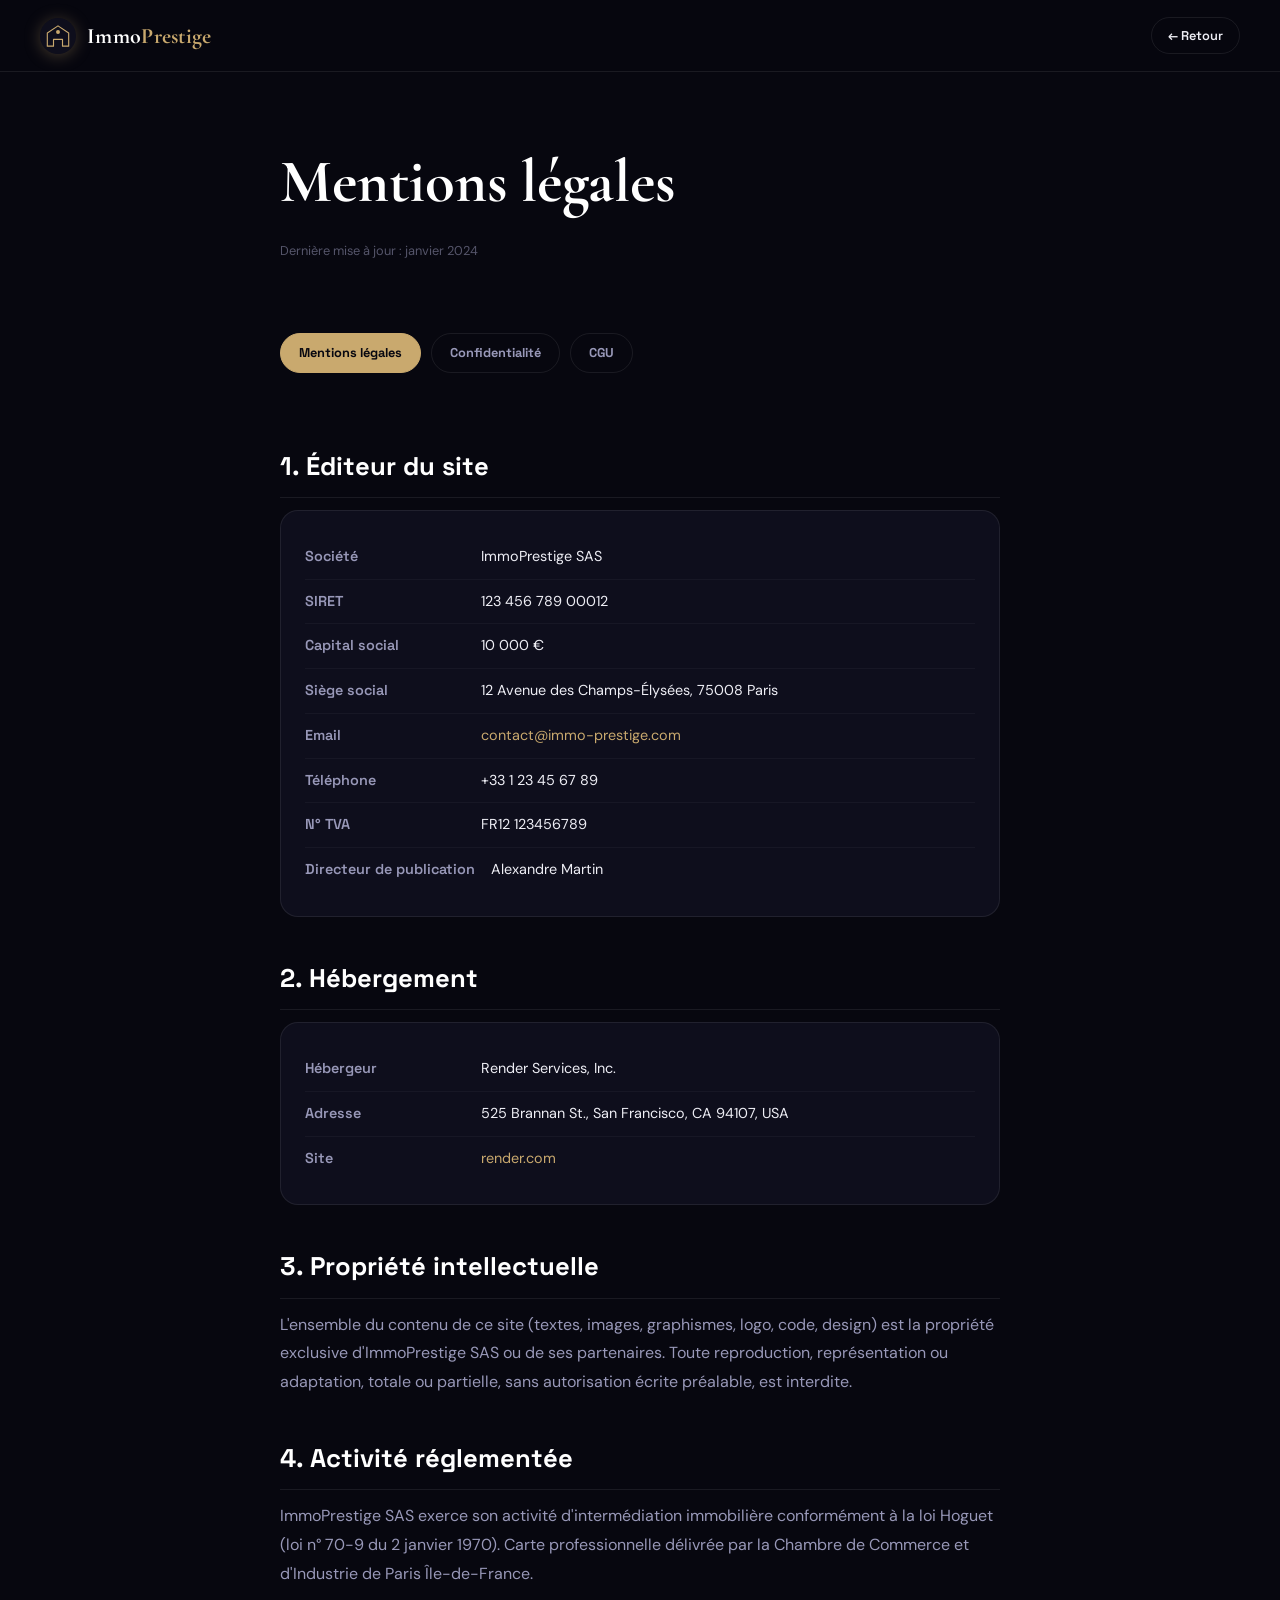
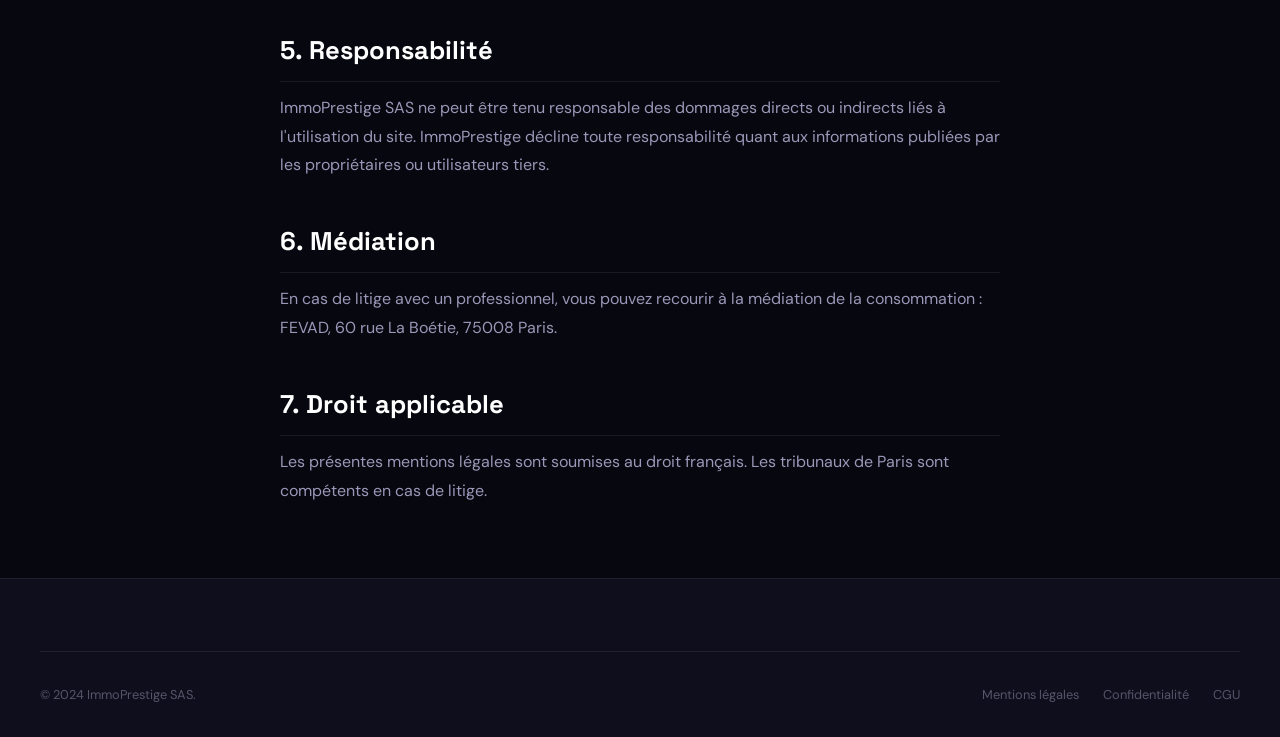
<file: pages/legal/mentions-legales.html>
<!DOCTYPE html>
<html lang="fr">
<head>
  <meta charset="UTF-8">
  <meta name="viewport" content="width=device-width, initial-scale=1.0">
  <title>Mentions légales — ImmoPrestige</title>
  <meta name="robots" content="noindex">
  <link rel="stylesheet" href="../../assets/css/main.css">
  <style>
    .legal-page { max-width:800px; margin:0 auto; padding:clamp(32px,6vw,60px) var(--pad-x); }
    .legal-page h1 { font-family:var(--font-display); font-size:var(--text-4xl); color:var(--c-white); margin-bottom:8px; }
    .legal-updated { font-size:var(--text-xs); color:var(--c-text-faint); margin-bottom:var(--sp-2xl); display:block; }
    .legal-page h2 { font-family:var(--font-ui); font-size:var(--text-xl); font-weight:700; color:var(--c-white); margin:clamp(24px,5vw,40px) 0 12px; padding-bottom:10px; border-bottom:1px solid var(--c-border); }
    .legal-page h3 { font-size:var(--text-md); font-weight:700; color:var(--c-text); margin:20px 0 8px; }
    .legal-page p, .legal-page li { font-size:var(--text-base); color:var(--c-text-muted); line-height:1.8; margin-bottom:12px; }
    .legal-page ul { padding-left:24px; }
    .legal-page ul li { list-style:disc; }
    .legal-page a { color:var(--c-gold); }
    .legal-page a:hover { color:var(--c-gold-light); }
    .legal-info-box { background:var(--c-bg-card); border:1px solid var(--c-border); border-radius:var(--r-lg); padding:clamp(16px,3vw,24px); margin-bottom:var(--sp-md); }
    .legal-info-row { display:flex; gap:16px; padding:10px 0; border-bottom:1px solid var(--c-border-soft); font-size:var(--text-sm); flex-wrap:wrap; }
    .legal-info-row:last-child { border-bottom:none; }
    .legal-info-label { color:var(--c-text-muted); font-weight:600; min-width:160px; flex-shrink:0; font-family:var(--font-ui); }
    .legal-info-val { color:var(--c-text); }
    .legal-nav { display:flex; gap:10px; flex-wrap:wrap; margin-bottom:var(--sp-2xl); }
    .legal-nav a { padding:8px 18px; border:1px solid var(--c-border); border-radius:var(--r-full); font-size:var(--text-xs); font-weight:700; font-family:var(--font-ui); color:var(--c-text-muted); transition:var(--t-base); text-decoration:none; }
    .legal-nav a:hover, .legal-nav a.active { background:var(--c-gold); color:#080810; border-color:var(--c-gold); }
  </style>
</head>
<body>

<div id="page-loader"><div class="loader-ring"></div></div>

<header class="site-header" id="siteHeader">
  <div class="header-inner">
    <a href="../../index.html" class="logo">
      <svg class="logo-circle" viewBox="0 0 64 64" fill="none" style="width:36px;height:36px;">
        <circle cx="32" cy="32" r="32" fill="#0e0e1c"/>
        <path d="M32 14L13 26.5V50H24V38H40V50H51V26.5L32 14Z" fill="none" stroke="#c9a96e" stroke-width="2" stroke-linejoin="round"/>
        <circle cx="32" cy="25" r="3.5" fill="#c9a96e"/>
      </svg>
      <div class="logo-text-wrap"><span class="logo-name">Immo<span>Prestige</span></span></div>
    </a>
    <div style="margin-left:auto;"><a href="../../index.html" class="btn-secondary btn-sm">← Retour</a></div>
  </div>
</header>

<main>
  <div class="legal-page">
    <h1>Mentions légales</h1>
    <span class="legal-updated">Dernière mise à jour : janvier 2024</span>

    <div class="legal-nav">
      <a href="mentions-legales.html" class="active">Mentions légales</a>
      <a href="confidentialite.html">Confidentialité</a>
      <a href="cgu.html">CGU</a>
    </div>

    <h2>1. Éditeur du site</h2>
    <div class="legal-info-box">
      <div class="legal-info-row"><span class="legal-info-label">Société</span><span class="legal-info-val">ImmoPrestige SAS</span></div>
      <div class="legal-info-row"><span class="legal-info-label">SIRET</span><span class="legal-info-val">123 456 789 00012</span></div>
      <div class="legal-info-row"><span class="legal-info-label">Capital social</span><span class="legal-info-val">10 000 €</span></div>
      <div class="legal-info-row"><span class="legal-info-label">Siège social</span><span class="legal-info-val">12 Avenue des Champs-Élysées, 75008 Paris</span></div>
      <div class="legal-info-row"><span class="legal-info-label">Email</span><span class="legal-info-val"><a href="mailto:contact@immo-prestige.com">contact@immo-prestige.com</a></span></div>
      <div class="legal-info-row"><span class="legal-info-label">Téléphone</span><span class="legal-info-val">+33 1 23 45 67 89</span></div>
      <div class="legal-info-row"><span class="legal-info-label">N° TVA</span><span class="legal-info-val">FR12 123456789</span></div>
      <div class="legal-info-row"><span class="legal-info-label">Directeur de publication</span><span class="legal-info-val">Alexandre Martin</span></div>
    </div>

    <h2>2. Hébergement</h2>
    <div class="legal-info-box">
      <div class="legal-info-row"><span class="legal-info-label">Hébergeur</span><span class="legal-info-val">Render Services, Inc.</span></div>
      <div class="legal-info-row"><span class="legal-info-label">Adresse</span><span class="legal-info-val">525 Brannan St., San Francisco, CA 94107, USA</span></div>
      <div class="legal-info-row"><span class="legal-info-label">Site</span><span class="legal-info-val"><a href="https://render.com" target="_blank">render.com</a></span></div>
    </div>

    <h2>3. Propriété intellectuelle</h2>
    <p>L'ensemble du contenu de ce site (textes, images, graphismes, logo, code, design) est la propriété exclusive d'ImmoPrestige SAS ou de ses partenaires. Toute reproduction, représentation ou adaptation, totale ou partielle, sans autorisation écrite préalable, est interdite.</p>

    <h2>4. Activité réglementée</h2>
    <p>ImmoPrestige SAS exerce son activité d'intermédiation immobilière conformément à la loi Hoguet (loi n° 70-9 du 2 janvier 1970). Carte professionnelle délivrée par la Chambre de Commerce et d'Industrie de Paris Île-de-France.</p>

    <h2>5. Responsabilité</h2>
    <p>ImmoPrestige SAS ne peut être tenu responsable des dommages directs ou indirects liés à l'utilisation du site. ImmoPrestige décline toute responsabilité quant aux informations publiées par les propriétaires ou utilisateurs tiers.</p>

    <h2>6. Médiation</h2>
    <p>En cas de litige avec un professionnel, vous pouvez recourir à la médiation de la consommation : FEVAD, 60 rue La Boétie, 75008 Paris.</p>

    <h2>7. Droit applicable</h2>
    <p>Les présentes mentions légales sont soumises au droit français. Les tribunaux de Paris sont compétents en cas de litige.</p>
  </div>
</main>

<footer class="site-footer" style="margin-top:0;">
  <div class="container"><div class="footer-bottom"><p>© 2024 ImmoPrestige SAS.</p><div class="footer-bottom-links"><a href="mentions-legales.html">Mentions légales</a><a href="confidentialite.html">Confidentialité</a><a href="cgu.html">CGU</a></div></div></div>
</footer>
<script src="../../assets/js/loader.js"></script>
</body>
</html>
</file>
<file: assets/css/main.css>
/* ============================================================
   MAIN.CSS — CORRIGÉ COMPLET
   Fix hamburger + logo rond + footer + backgrounds + responsive
   ============================================================ */

@import url('https://fonts.googleapis.com/css2?family=Cormorant+Garamond:ital,wght@0,400;0,600;0,700;1,400&family=DM+Sans:wght@300;400;500;600;700&family=Space+Grotesk:wght@400;500;600;700&display=swap');

/* ========== VARIABLES ========== */
:root {
  --c-bg:          #07070f;
  --c-bg-card:     #0e0e1c;
  --c-bg-elevated: #141428;
  --c-bg-glass:    rgba(255,255,255,0.04);
  --c-border:      rgba(255,255,255,0.08);
  --c-border-soft: rgba(255,255,255,0.04);

  --c-gold:        #c9a96e;
  --c-gold-light:  #e2c896;
  --c-gold-dark:   #a07840;
  --c-gold-glow:   rgba(201,169,110,0.12);

  --c-text:        #eeeef5;
  --c-text-muted:  #9898b8;
  --c-text-faint:  #55556a;
  --c-white:       #ffffff;

  --c-green:       #22c55e;
  --c-green-bg:    rgba(34,197,94,0.1);
  --c-orange:      #f59e0b;
  --c-orange-bg:   rgba(245,158,11,0.1);
  --c-red:         #ef4444;
  --c-red-bg:      rgba(239,68,68,0.1);
  --c-blue:        #60a5fa;
  --c-blue-bg:     rgba(96,165,250,0.1);

  --font-display:  'Cormorant Garamond', Georgia, serif;
  --font-body:     'DM Sans', system-ui, sans-serif;
  --font-ui:       'Space Grotesk', system-ui, sans-serif;

  --text-xs:   clamp(0.7rem,  1.8vw, 0.8rem);
  --text-sm:   clamp(0.82rem, 2vw,   0.9rem);
  --text-base: clamp(0.9rem,  2.2vw, 1rem);
  --text-md:   clamp(1rem,    2.5vw, 1.15rem);
  --text-lg:   clamp(1.1rem,  3vw,   1.3rem);
  --text-xl:   clamp(1.25rem, 3.5vw, 1.6rem);
  --text-2xl:  clamp(1.5rem,  4vw,   2.1rem);
  --text-3xl:  clamp(1.8rem,  5vw,   2.8rem);
  --text-4xl:  clamp(2.2rem,  6vw,   3.8rem);
  --text-5xl:  clamp(2.8rem,  8vw,   5.2rem);

  --sp-xs:  clamp(4px,  1vw,  6px);
  --sp-sm:  clamp(8px,  1.5vw,12px);
  --sp-md:  clamp(14px, 2.5vw,20px);
  --sp-lg:  clamp(20px, 3.5vw,32px);
  --sp-xl:  clamp(28px, 5vw,  48px);
  --sp-2xl: clamp(40px, 7vw,  72px);
  --sp-3xl: clamp(56px, 10vw,100px);

  --r-sm:   6px;
  --r-md:   12px;
  --r-lg:   18px;
  --r-xl:   28px;
  --r-full: 9999px;

  --shadow-sm:   0 1px 4px rgba(0,0,0,0.5);
  --shadow-md:   0 4px 20px rgba(0,0,0,0.6);
  --shadow-lg:   0 10px 40px rgba(0,0,0,0.7);
  --shadow-xl:   0 20px 60px rgba(0,0,0,0.8);
  --shadow-gold: 0 8px 30px rgba(201,169,110,0.25);

  --t-fast: 0.15s ease;
  --t-base: 0.25s ease;
  --t-slow: 0.4s ease;

  --container: 1280px;
  --pad-x:     clamp(16px, 5vw, 40px);
  --header-h:  72px;
}

/* ========== RESET ========== */
*, *::before, *::after { box-sizing: border-box; margin: 0; padding: 0; }
html { scroll-behavior: smooth; font-size: 16px; -webkit-text-size-adjust: 100%; }

body {
  font-family: var(--font-body);
  background: var(--c-bg);
  color: var(--c-text);
  line-height: 1.65;
  -webkit-font-smoothing: antialiased;
  overflow-x: hidden;
  padding-top: var(--header-h);
}

img { max-width: 100%; height: auto; display: block; object-fit: cover; }
a { color: inherit; text-decoration: none; }
button { cursor: pointer; border: none; background: none; font: inherit; }
input, textarea, select { font: inherit; }
ul, ol { list-style: none; }

/* ========== LOADER ========== */
#page-loader {
  position: fixed;
  inset: 0;
  background: var(--c-bg);
  z-index: 99999;
  display: flex;
  align-items: center;
  justify-content: center;
  flex-direction: column;
  gap: 24px;
  transition: opacity 0.5s ease, visibility 0.5s ease;
}

#page-loader.hidden {
  opacity: 0;
  visibility: hidden;
  pointer-events: none;
}

.loader-brand {
  display: flex;
  flex-direction: column;
  align-items: center;
  gap: 12px;
}

.loader-logo-circle {
  width: 56px;
  height: 56px;
  animation: loaderPulse 2s ease infinite;
}

.loader-name {
  font-family: var(--font-display);
  font-size: clamp(18px, 4vw, 24px);
  color: var(--c-gold);
  letter-spacing: 3px;
  text-transform: uppercase;
}

.loader-ring {
  width: 36px;
  height: 36px;
  border: 2.5px solid rgba(201,169,110,0.15);
  border-top-color: var(--c-gold);
  border-radius: 50%;
  animation: spin 0.8s linear infinite;
}

@keyframes spin { to { transform: rotate(360deg); } }
@keyframes loaderPulse { 0%,100% { opacity:1; transform:scale(1); } 50% { opacity:0.75; transform:scale(0.96); } }

/* ========== CONTAINER ========== */
.container {
  max-width: var(--container);
  margin: 0 auto;
  padding: 0 var(--pad-x);
}

/* ========== HEADER ========== */
.site-header {
  position: fixed;
  top: 0; left: 0; right: 0;
  z-index: 1000;
  height: var(--header-h);
  background: rgba(7,7,15,0.88);
  backdrop-filter: blur(24px);
  -webkit-backdrop-filter: blur(24px);
  border-bottom: 1px solid var(--c-border);
  transition: var(--t-base);
}

.site-header.scrolled {
  background: rgba(7,7,15,0.97);
  box-shadow: 0 4px 30px rgba(0,0,0,0.6);
}

.header-inner {
  display: flex;
  align-items: center;
  justify-content: space-between;
  height: 100%;
  max-width: var(--container);
  margin: 0 auto;
  padding: 0 var(--pad-x);
  gap: var(--sp-md);
}

/* ========== LOGO ROND ========== */
.logo {
  display: flex;
  align-items: center;
  gap: 11px;
  text-decoration: none;
  flex-shrink: 0;
  z-index: 1002;
}

.logo-circle {
  width: clamp(38px, 6vw, 46px);
  height: clamp(38px, 6vw, 46px);
  flex-shrink: 0;
  filter: drop-shadow(0 2px 8px rgba(201,169,110,0.3));
  transition: filter var(--t-base);
}

.logo:hover .logo-circle {
  filter: drop-shadow(0 4px 16px rgba(201,169,110,0.5));
}

.logo-text-wrap {
  display: flex;
  flex-direction: column;
  line-height: 1;
}

.logo-name {
  font-family: var(--font-display);
  font-size: clamp(16px, 2.5vw, 22px);
  font-weight: 700;
  color: var(--c-white);
  letter-spacing: 0.3px;
}

.logo-name span { color: var(--c-gold); }

.logo-tagline {
  font-size: clamp(8px, 1.2vw, 10px);
  letter-spacing: 2.5px;
  text-transform: uppercase;
  color: var(--c-text-faint);
  margin-top: 3px;
  font-family: var(--font-ui);
}

/* Nav links desktop */
.nav-links {
  display: flex;
  align-items: center;
  gap: clamp(14px, 2.5vw, 26px);
  flex: 1;
  justify-content: center;
}

.nav-link {
  font-family: var(--font-ui);
  font-size: var(--text-sm);
  font-weight: 500;
  color: var(--c-text-muted);
  text-decoration: none;
  transition: var(--t-fast);
  position: relative;
  padding: 4px 0;
  white-space: nowrap;
}

.nav-link::after {
  content: '';
  position: absolute;
  bottom: 0; left: 0;
  width: 0; height: 1.5px;
  background: var(--c-gold);
  transition: var(--t-base);
}

.nav-link:hover, .nav-link.active { color: var(--c-white); }
.nav-link:hover::after, .nav-link.active::after { width: 100%; }

/* Dropdown */
.nav-dropdown { position: relative; }
.nav-dropdown-trigger { display: flex; align-items: center; gap: 5px; cursor: pointer; }
.nav-dropdown-trigger .chevron { font-size: 10px; transition: transform var(--t-base); color: var(--c-text-muted); }
.nav-dropdown:hover .chevron { transform: rotate(180deg); color: var(--c-gold); }

.nav-dropdown-menu {
  position: absolute;
  top: calc(100% + 14px);
  left: 50%;
  background: var(--c-bg-elevated);
  border: 1px solid var(--c-border);
  border-radius: var(--r-lg);
  padding: 8px;
  min-width: 210px;
  opacity: 0;
  visibility: hidden;
  transform: translateX(-50%) translateY(-8px);
  transition: var(--t-base);
  box-shadow: var(--shadow-xl);
  backdrop-filter: blur(20px);
  z-index: 100;
}

.nav-dropdown:hover .nav-dropdown-menu {
  opacity: 1;
  visibility: visible;
  transform: translateX(-50%) translateY(0);
}

.nav-dropdown-item {
  display: flex;
  align-items: center;
  gap: 10px;
  padding: 11px 14px;
  border-radius: var(--r-md);
  font-size: var(--text-sm);
  color: var(--c-text-muted);
  transition: var(--t-fast);
  cursor: pointer;
}

.nav-dropdown-item:hover { background: var(--c-bg-glass); color: var(--c-gold); }
.item-icon { font-size: 16px; }

/* Header actions */
.header-actions {
  display: flex;
  align-items: center;
  gap: var(--sp-sm);
  flex-shrink: 0;
}

/* ========== HAMBURGER ========== */
.hamburger {
  display: none;
  flex-direction: column;
  justify-content: center;
  align-items: center;
  gap: 5px;
  width: 42px;
  height: 42px;
  padding: 8px;
  cursor: pointer;
  z-index: 1010;
  border-radius: var(--r-md);
  transition: var(--t-base);
  background: rgba(201,169,110,0.06);
  border: 1px solid var(--c-border);
  flex-shrink: 0;
}

.hamburger:hover { background: var(--c-gold-glow); border-color: rgba(201,169,110,0.3); }

.ham-line {
  display: block;
  width: 20px;
  height: 2px;
  background: var(--c-gold);
  border-radius: 2px;
  transition: transform 0.35s cubic-bezier(0.23,1,0.32,1), opacity 0.2s ease, background 0.2s ease;
  transform-origin: center;
  pointer-events: none;
}

/* ✅ Croix rouge au clic */
.hamburger.open { background: rgba(239,68,68,0.08); border-color: rgba(239,68,68,0.3); }
.hamburger.open .ham-line { background: #ef4444; }
.hamburger.open .ham-line:nth-child(1) { transform: translateY(7px) rotate(45deg); }
.hamburger.open .ham-line:nth-child(2) { opacity: 0; transform: scaleX(0); }
.hamburger.open .ham-line:nth-child(3) { transform: translateY(-7px) rotate(-45deg); }

/* ========== MOBILE NAV ========== */
/* ✅ FIX CRITIQUE : Toujours display:flex, jamais display:none */
.mobile-nav {
  position: fixed;
  inset: 0;
  background: rgba(7,7,15,0.97);
  z-index: 1005;
  display: flex !important; /* TOUJOURS FLEX */
  flex-direction: column;
  align-items: center;
  justify-content: center;
  gap: 4px;
  padding: 20px;
  /* Masqué par opacity + visibility, PAS par display */
  opacity: 0;
  visibility: hidden;
  pointer-events: none;
  transition: opacity 0.35s ease, visibility 0.35s ease;
  backdrop-filter: blur(20px);
  -webkit-backdrop-filter: blur(20px);
  overflow-y: auto;
}

/* ✅ Ouverture : opacity + visibility + pointer-events */
.mobile-nav.open {
  opacity: 1;
  visibility: visible;
  pointer-events: all;
}

.mobile-nav-link {
  font-family: var(--font-display);
  font-size: clamp(26px, 6vw, 38px);
  font-weight: 600;
  color: var(--c-text-muted);
  text-decoration: none;
  padding: 10px 32px;
  border-radius: var(--r-lg);
  transition: var(--t-base);
  text-align: center;
  width: 100%;
  max-width: 340px;
  letter-spacing: 0.3px;
}

.mobile-nav-link:hover, .mobile-nav-link.active {
  color: var(--c-gold);
  background: var(--c-gold-glow);
}

.mobile-nav-divider {
  width: 48px;
  height: 1px;
  background: var(--c-border);
  margin: 10px 0;
}

.mobile-nav-actions {
  display: flex;
  gap: 12px;
  margin-top: 10px;
  flex-wrap: wrap;
  justify-content: center;
  padding: 0 20px;
  width: 100%;
  max-width: 340px;
}

.mobile-nav-actions .btn-primary,
.mobile-nav-actions .btn-secondary {
  flex: 1;
  min-width: 120px;
  text-align: center;
}

/* ========== BOUTONS ========== */
.btn-primary {
  display: inline-flex;
  align-items: center;
  justify-content: center;
  gap: 8px;
  padding: clamp(10px,2vw,13px) clamp(18px,3vw,26px);
  background: linear-gradient(135deg, var(--c-gold), var(--c-gold-dark));
  color: #080810;
  border-radius: var(--r-full);
  font-family: var(--font-ui);
  font-weight: 700;
  font-size: var(--text-sm);
  letter-spacing: 0.2px;
  transition: var(--t-base);
  box-shadow: var(--shadow-gold);
  cursor: pointer;
  border: none;
  white-space: nowrap;
  text-decoration: none;
}

.btn-primary:hover {
  transform: translateY(-2px);
  box-shadow: 0 12px 40px rgba(201,169,110,0.35);
  background: linear-gradient(135deg, var(--c-gold-light), var(--c-gold));
}

.btn-primary:active { transform: translateY(0); }

.btn-secondary {
  display: inline-flex;
  align-items: center;
  justify-content: center;
  gap: 8px;
  padding: clamp(9px,2vw,12px) clamp(16px,3vw,24px);
  background: transparent;
  color: var(--c-text);
  border: 1px solid var(--c-border);
  border-radius: var(--r-full);
  font-family: var(--font-ui);
  font-weight: 600;
  font-size: var(--text-sm);
  transition: var(--t-base);
  cursor: pointer;
  white-space: nowrap;
  text-decoration: none;
}

.btn-secondary:hover { border-color: var(--c-gold); color: var(--c-gold); background: var(--c-gold-glow); }

.btn-ghost {
  display: inline-flex;
  align-items: center;
  gap: 6px;
  padding: 7px 16px;
  color: var(--c-text-muted);
  font-size: var(--text-sm);
  font-weight: 500;
  border-radius: var(--r-full);
  transition: var(--t-fast);
  cursor: pointer;
  text-decoration: none;
}

.btn-ghost:hover { color: var(--c-gold); background: var(--c-gold-glow); }

.btn-sm  { padding: 7px 16px !important; font-size: var(--text-xs) !important; }
.btn-lg  { padding: 15px 34px !important; font-size: var(--text-md) !important; }
.btn-full { width: 100%; }

/* ========== FORMULAIRES ========== */
.form-group { display: flex; flex-direction: column; gap: 6px; margin-bottom: clamp(12px,2.5vh,18px); }

.form-group label {
  font-size: var(--text-xs);
  font-weight: 700;
  font-family: var(--font-ui);
  color: var(--c-text-muted);
  text-transform: uppercase;
  letter-spacing: 1px;
}

.input-wrapper { position: relative; display: flex; align-items: center; }

.input-wrapper input,
.input-wrapper select,
.input-wrapper textarea {
  width: 100%;
  padding: clamp(11px,2vw,14px) 16px clamp(11px,2vw,14px) 46px;
  background: var(--c-bg-card);
  border: 1px solid var(--c-border);
  border-radius: var(--r-md);
  color: var(--c-text);
  font-size: var(--text-base);
  font-family: var(--font-body);
  transition: var(--t-base);
  outline: none;
  -webkit-appearance: none;
}

.input-wrapper input::placeholder { color: var(--c-text-faint); }

.input-wrapper input:focus,
.input-wrapper select:focus,
.input-wrapper textarea:focus {
  border-color: var(--c-gold);
  background: var(--c-bg-elevated);
  box-shadow: 0 0 0 3px rgba(201,169,110,0.1);
}

.input-icon {
  position: absolute;
  left: 14px;
  font-size: 16px;
  pointer-events: none;
  z-index: 1;
}

.toggle-password {
  position: absolute;
  right: 14px;
  background: none;
  border: none;
  cursor: pointer;
  font-size: 15px;
  color: var(--c-text-faint);
  transition: var(--t-fast);
  padding: 4px;
}

.toggle-password:hover { color: var(--c-gold); }

.field-error { color: var(--c-red); font-size: var(--text-xs); display: block; min-height: 16px; }

/* ✅ FORM ROW — Stack sur mobile */
.form-row {
  display: grid;
  grid-template-columns: 1fr 1fr;
  gap: clamp(10px, 2vw, 14px);
}

.form-options {
  display: flex;
  justify-content: space-between;
  align-items: center;
  margin-bottom: clamp(12px, 2.5vh, 18px);
  flex-wrap: wrap;
  gap: 8px;
}

.checkbox-label {
  display: flex;
  align-items: center;
  gap: 8px;
  cursor: pointer;
  font-size: var(--text-sm);
  color: var(--c-text-muted);
}

.checkbox-label input[type="checkbox"] {
  width: 16px;
  height: 16px;
  accent-color: var(--c-gold);
  cursor: pointer;
  flex-shrink: 0;
}

/* ========== ALERTS ========== */
.alert-message {
  padding: 12px 16px;
  border-radius: var(--r-md);
  font-size: var(--text-sm);
  margin-bottom: var(--sp-md);
  font-weight: 500;
}

.alert-success { background: var(--c-green-bg); color: var(--c-green); border: 1px solid rgba(34,197,94,0.2); }
.alert-error   { background: var(--c-red-bg);   color: #fc8181;       border: 1px solid rgba(239,68,68,0.2); }
.alert-warning { background: var(--c-orange-bg); color: var(--c-orange); border: 1px solid rgba(245,158,11,0.2); }
.alert-info    { background: var(--c-blue-bg);  color: var(--c-blue);  border: 1px solid rgba(96,165,250,0.2); }

/* ========== STATUTS ========== */
.status-badge {
  display: inline-flex;
  align-items: center;
  gap: 5px;
  padding: 4px 12px;
  border-radius: var(--r-full);
  font-size: var(--text-xs);
  font-weight: 700;
  font-family: var(--font-ui);
  letter-spacing: 0.5px;
  text-transform: uppercase;
}

.status-available { background: var(--c-green-bg);  color: var(--c-green); }
.status-reserved  { background: var(--c-orange-bg); color: var(--c-orange); }
.status-occupied  { background: var(--c-red-bg);    color: var(--c-red); }
.status-sold      { background: rgba(139,92,246,0.12); color: #a78bfa; }
.status-pending   { background: rgba(245,158,11,0.1); color: var(--c-orange); }
.status-draft     { background: rgba(255,255,255,0.05); color: var(--c-text-faint); }

/* ========== CARTES BIENS ========== */
.property-card {
  background: var(--c-bg-card);
  border: 1px solid var(--c-border-soft);
  border-radius: var(--r-xl);
  overflow: hidden;
  transition: transform 0.4s ease, border-color 0.3s ease, box-shadow 0.4s ease;
  cursor: pointer;
  text-decoration: none;
  display: block;
  color: inherit;
}

.property-card:hover {
  transform: translateY(-6px);
  border-color: rgba(201,169,110,0.3);
  box-shadow: 0 20px 60px rgba(0,0,0,0.5), 0 0 0 1px rgba(201,169,110,0.1);
}

.property-card__image {
  position: relative;
  height: clamp(180px, 22vw, 240px);
  overflow: hidden;
  background: var(--c-bg-elevated);
}

.property-card__image img {
  width: 100%;
  height: 100%;
  object-fit: cover;
  transition: transform 0.5s ease;
}

.property-card:hover .property-card__image img { transform: scale(1.06); }

.property-card__status { position: absolute; top: 12px; left: 12px; z-index: 2; }

.property-card__type {
  position: absolute;
  top: 12px; right: 12px;
  background: rgba(7,7,15,0.82);
  backdrop-filter: blur(10px);
  color: var(--c-gold);
  padding: 4px 10px;
  border-radius: var(--r-full);
  font-size: var(--text-xs);
  font-weight: 700;
  font-family: var(--font-ui);
  letter-spacing: 0.5px;
  text-transform: uppercase;
  border: 1px solid rgba(201,169,110,0.2);
}

.property-card__premium {
  position: absolute;
  bottom: 12px; right: 12px;
  background: linear-gradient(135deg, var(--c-gold), var(--c-gold-dark));
  color: #080810;
  padding: 4px 10px;
  border-radius: var(--r-full);
  font-size: var(--text-xs);
  font-weight: 800;
  font-family: var(--font-ui);
}

.property-card__favorite {
  position: absolute;
  bottom: 12px; left: 12px;
  background: rgba(7,7,15,0.75);
  backdrop-filter: blur(10px);
  border: 1px solid var(--c-border);
  width: 34px; height: 34px;
  border-radius: 50%;
  display: flex; align-items: center; justify-content: center;
  cursor: pointer; font-size: 15px;
  transition: var(--t-base);
  z-index: 2;
}

.property-card__favorite:hover { border-color: var(--c-red); background: rgba(239,68,68,0.15); }
.property-card__favorite.active { color: var(--c-red); border-color: var(--c-red); }

.property-card__body { padding: clamp(14px,2.5vw,20px); }

.property-card__price {
  font-size: clamp(17px,3vw,22px);
  font-weight: 700;
  font-family: var(--font-display);
  color: var(--c-gold);
  margin-bottom: 6px;
}

.property-card__price small {
  font-size: var(--text-xs);
  color: var(--c-text-muted);
  font-weight: 400;
  font-family: var(--font-body);
}

.property-card__title {
  font-size: var(--text-md);
  font-weight: 600;
  color: var(--c-text);
  margin-bottom: 5px;
  display: -webkit-box;
  -webkit-line-clamp: 2;
  -webkit-box-orient: vertical;
  overflow: hidden;
  line-height: 1.4;
}

.property-card__location {
  font-size: var(--text-sm);
  color: var(--c-text-muted);
  margin-bottom: var(--sp-md);
  display: flex;
  align-items: center;
  gap: 4px;
}

.property-card__features {
  display: flex;
  gap: clamp(8px,2vw,14px);
  padding-top: clamp(10px,1.5vw,14px);
  border-top: 1px solid var(--c-border-soft);
  flex-wrap: wrap;
}

.property-card__feature {
  display: flex;
  align-items: center;
  gap: 5px;
  font-size: var(--text-xs);
  color: var(--c-text-muted);
  font-family: var(--font-ui);
}

/* Bouton voir détail sur la carte */
.property-card__cta {
  display: flex;
  align-items: center;
  justify-content: space-between;
  margin-top: clamp(10px, 2vw, 14px);
  padding-top: clamp(10px, 1.5vw, 14px);
  border-top: 1px solid var(--c-border-soft);
}

.property-card__cta-btn {
  font-size: var(--text-xs);
  font-weight: 700;
  font-family: var(--font-ui);
  color: var(--c-gold);
  display: flex;
  align-items: center;
  gap: 5px;
  transition: var(--t-fast);
}

.property-card:hover .property-card__cta-btn { color: var(--c-gold-light); }

/* ========== GRILLES ========== */
.properties-grid {
  display: grid;
  grid-template-columns: repeat(auto-fill, minmax(min(100%, 290px), 1fr));
  gap: clamp(14px, 3vw, 26px);
}

/* ========== SECTION HEADER ========== */
.section-header { text-align: center; margin-bottom: var(--sp-xl); }

.section-header .eyebrow {
  display: inline-block;
  font-size: var(--text-xs);
  font-weight: 700;
  font-family: var(--font-ui);
  letter-spacing: 3px;
  text-transform: uppercase;
  color: var(--c-gold);
  margin-bottom: 14px;
  padding: 5px 16px;
  border: 1px solid rgba(201,169,110,0.25);
  border-radius: var(--r-full);
  background: var(--c-gold-glow);
}

.section-header h2 {
  font-family: var(--font-display);
  font-size: var(--text-4xl);
  color: var(--c-white);
  line-height: 1.2;
  margin-bottom: 12px;
}

.section-header p {
  font-size: var(--text-md);
  color: var(--c-text-muted);
  max-width: 560px;
  margin: 0 auto;
  line-height: 1.7;
}

/* ========== FOOTER CORRIGÉ ========== */
.site-footer {
  background: var(--c-bg-card);
  border-top: 1px solid var(--c-border);
  padding: var(--sp-2xl) 0 var(--sp-lg);
  margin-top: var(--sp-3xl);
}

/* ✅ Footer grid équilibré */
.footer-grid {
  display: grid;
  grid-template-columns: 1.6fr 1fr 1fr 1fr;
  gap: clamp(24px, 4vw, 48px);
  margin-bottom: var(--sp-2xl);
  align-items: start;
}

.footer-brand .logo { margin-bottom: var(--sp-md); }

.footer-brand p {
  font-size: var(--text-sm);
  color: var(--c-text-muted);
  line-height: 1.8;
  max-width: 260px;
  margin-bottom: var(--sp-md);
}

.footer-social { display: flex; gap: 10px; flex-wrap: wrap; }

.footer-social a {
  width: 36px; height: 36px;
  background: var(--c-bg-elevated);
  border: 1px solid var(--c-border);
  border-radius: var(--r-md);
  display: flex; align-items: center; justify-content: center;
  font-size: 15px;
  transition: var(--t-base);
  text-decoration: none;
}

.footer-social a:hover { border-color: var(--c-gold); background: var(--c-gold-glow); }

.footer-col h4 {
  font-size: var(--text-xs);
  font-weight: 700;
  font-family: var(--font-ui);
  letter-spacing: 2px;
  text-transform: uppercase;
  color: var(--c-gold);
  margin-bottom: var(--sp-md);
}

.footer-col ul { display: flex; flex-direction: column; gap: 10px; }

.footer-col ul li a {
  font-size: var(--text-sm);
  color: var(--c-text-muted);
  transition: var(--t-fast);
  text-decoration: none;
  display: flex;
  align-items: center;
  gap: 6px;
}

.footer-col ul li a:hover { color: var(--c-gold); }

.footer-bottom {
  border-top: 1px solid var(--c-border);
  padding-top: var(--sp-lg);
  display: flex;
  justify-content: space-between;
  align-items: center;
  flex-wrap: wrap;
  gap: 12px;
  font-size: var(--text-xs);
  color: var(--c-text-faint);
}

.footer-bottom-links {
  display: flex;
  gap: clamp(12px, 2vw, 24px);
  flex-wrap: wrap;
}

.footer-bottom-links a {
  color: var(--c-text-faint);
  text-decoration: none;
  transition: var(--t-fast);
  font-size: var(--text-xs);
}

.footer-bottom-links a:hover { color: var(--c-gold); }

/* ========== SKELETON ========== */
.skeleton {
  background: linear-gradient(90deg, var(--c-bg-card) 25%, var(--c-bg-elevated) 50%, var(--c-bg-card) 75%);
  background-size: 200% 100%;
  animation: shimmer 1.6s infinite;
  border-radius: var(--r-sm);
}

@keyframes shimmer { 0% { background-position: -200% 0; } 100% { background-position: 200% 0; } }

/* ========== PAGINATION ========== */
.pagination {
  display: flex; align-items: center; justify-content: center;
  gap: 8px; margin-top: var(--sp-2xl); flex-wrap: wrap;
}

.pagination-btn {
  width: 38px; height: 38px;
  border-radius: var(--r-md);
  display: flex; align-items: center; justify-content: center;
  font-size: var(--text-sm); font-weight: 600; font-family: var(--font-ui);
  cursor: pointer; transition: var(--t-base);
  border: 1px solid var(--c-border);
  background: var(--c-bg-card);
  color: var(--c-text-muted);
}

.pagination-btn:hover { border-color: var(--c-gold); color: var(--c-gold); }
.pagination-btn.active { background: var(--c-gold); color: #080810; border-color: var(--c-gold); font-weight: 800; }
.pagination-btn:disabled { opacity: 0.3; cursor: not-allowed; }

/* ========== SCROLLBAR ========== */
::-webkit-scrollbar { width: 5px; }
::-webkit-scrollbar-track { background: var(--c-bg); }
::-webkit-scrollbar-thumb { background: var(--c-bg-elevated); border-radius: 4px; }
::-webkit-scrollbar-thumb:hover { background: var(--c-gold-dark); }

/* ========== USER MENU ========== */
.user-menu { position: relative; }

.user-menu__trigger {
  display: flex; align-items: center; gap: 8px;
  padding: 6px 12px; border-radius: var(--r-full);
  cursor: pointer; border: 1px solid var(--c-border);
  background: var(--c-bg-glass); font-size: var(--text-sm);
  font-weight: 500; color: var(--c-text-muted); transition: var(--t-base);
}

.user-menu__trigger:hover { border-color: var(--c-gold); color: var(--c-gold); }

.user-avatar {
  width: 28px; height: 28px; border-radius: 50%;
  background: linear-gradient(135deg, var(--c-gold), var(--c-gold-dark));
  color: #080810; display: flex; align-items: center; justify-content: center;
  font-weight: 800; font-size: 11px; overflow: hidden; flex-shrink: 0;
}

.user-avatar img { width: 100%; height: 100%; object-fit: cover; }

.user-menu__dropdown {
  position: absolute; top: calc(100% + 8px); right: 0;
  background: var(--c-bg-elevated); border-radius: var(--r-lg);
  box-shadow: var(--shadow-xl); border: 1px solid var(--c-border);
  min-width: 200px; display: none; overflow: hidden; z-index: 1000;
}

.user-menu__dropdown.open { display: block; animation: scaleIn 0.2s ease; }

.menu-item {
  display: flex; align-items: center; gap: 10px;
  padding: 11px 16px; font-size: var(--text-sm);
  color: var(--c-text-muted); text-decoration: none;
  cursor: pointer; border: none; background: none;
  width: 100%; text-align: left; transition: var(--t-fast);
  font-family: var(--font-body);
}

.menu-item:hover { background: var(--c-bg-glass); color: var(--c-gold); }
.menu-item.active { color: var(--c-gold); font-weight: 600; }
.menu-item--danger { color: var(--c-red) !important; }
.menu-item--danger:hover { background: var(--c-red-bg) !important; }
.menu-divider { height: 1px; background: var(--c-border); margin: 4px 0; }

/* ========== BACKGROUNDS D'IMAGE ========== */
.bg-image-overlay {
  position: relative;
  overflow: hidden;
}

.bg-image-overlay::before {
  content: '';
  position: absolute;
  inset: 0;
  background-image: var(--bg-img);
  background-size: cover;
  background-position: center;
  background-repeat: no-repeat;
  opacity: 0.06;
  z-index: 0;
  pointer-events: none;
}

.bg-image-overlay > * { position: relative; z-index: 1; }

/* ========== ANIMATIONS ========== */
@keyframes fadeUp   { from { opacity:0; transform:translateY(20px); } to { opacity:1; transform:translateY(0); } }
@keyframes fadeIn   { from { opacity:0; } to { opacity:1; } }
@keyframes scaleIn  { from { opacity:0; transform:scale(0.95); } to { opacity:1; transform:scale(1); } }

.anim-fadeup  { animation: fadeUp 0.5s ease forwards; }
.anim-fadein  { animation: fadeIn 0.4s ease forwards; }
.anim-scalein { animation: scaleIn 0.3s ease forwards; }

/* ========== UTILITAIRES ========== */
.text-gold   { color: var(--c-gold); }
.text-muted  { color: var(--c-text-muted); }
.text-white  { color: var(--c-white); }
.text-center { text-align: center; }
.hidden      { display: none !important; }
.w-full      { width: 100%; }
.mt-xl       { margin-top: var(--sp-xl); }

/* ========== RESPONSIVE ========== */
@media (max-width: 1024px) {
  .footer-grid { grid-template-columns: 1fr 1fr; }
  .nav-links { gap: clamp(10px, 2vw, 18px); }
}

@media (max-width: 768px) {
  :root { --header-h: 64px; }
  .nav-links { display: none; }
  .hamburger { display: flex; }
  .header-actions .btn-primary,
  .header-actions .btn-secondary { display: none; }
  .properties-grid { grid-template-columns: repeat(auto-fill, minmax(min(100%, 260px), 1fr)); gap: 14px; }
  .form-row { grid-template-columns: 1fr; }
  .footer-grid { grid-template-columns: 1fr 1fr; }
}

@media (max-width: 480px) {
  :root { --header-h: 60px; }
  .properties-grid { grid-template-columns: 1fr; gap: 14px; }
  .footer-grid { grid-template-columns: 1fr; }
  .footer-brand p { max-width: 100%; }
  .footer-bottom { flex-direction: column; text-align: center; gap: 8px; }
  .footer-bottom-links { justify-content: center; }
  .property-card__image { height: clamp(180px, 55vw, 220px); }
}

@media (max-width: 375px) {
  :root { --pad-x: 14px; }
  .logo-tagline { display: none; }
}
</file>
